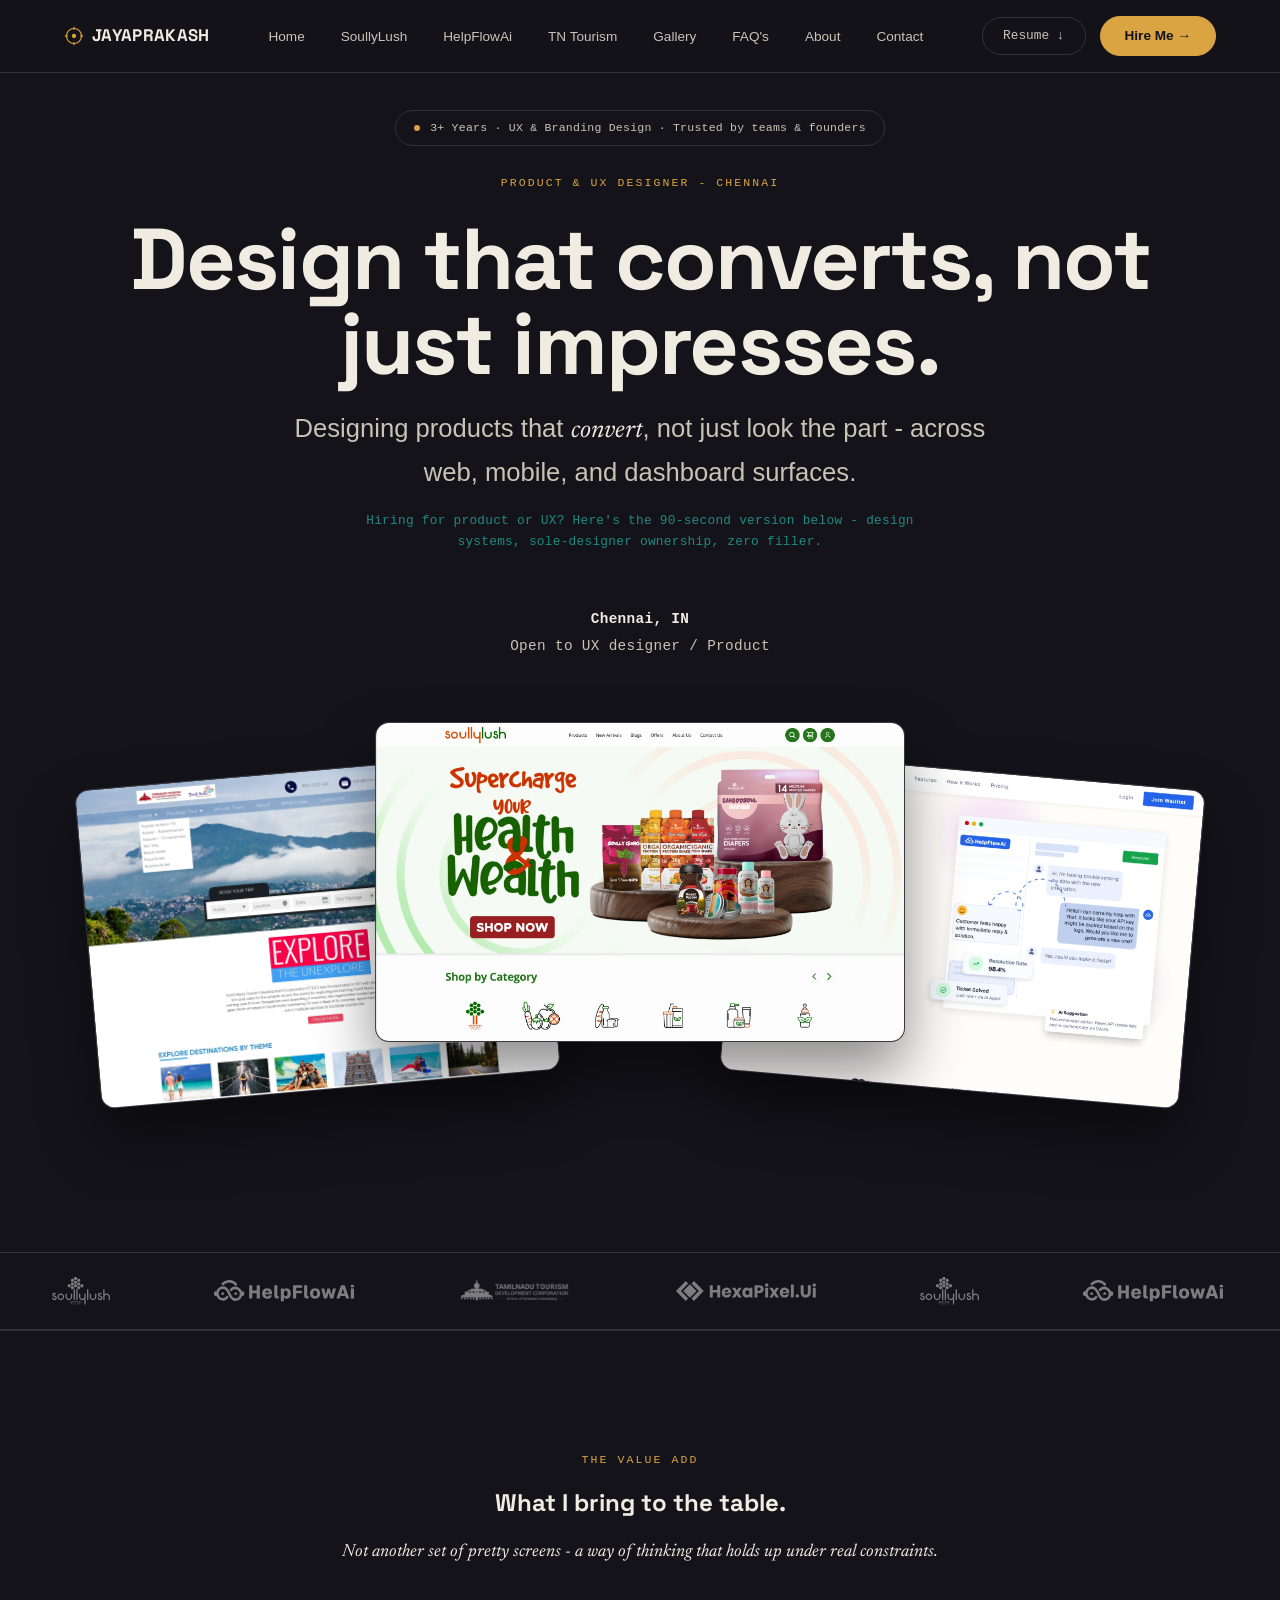
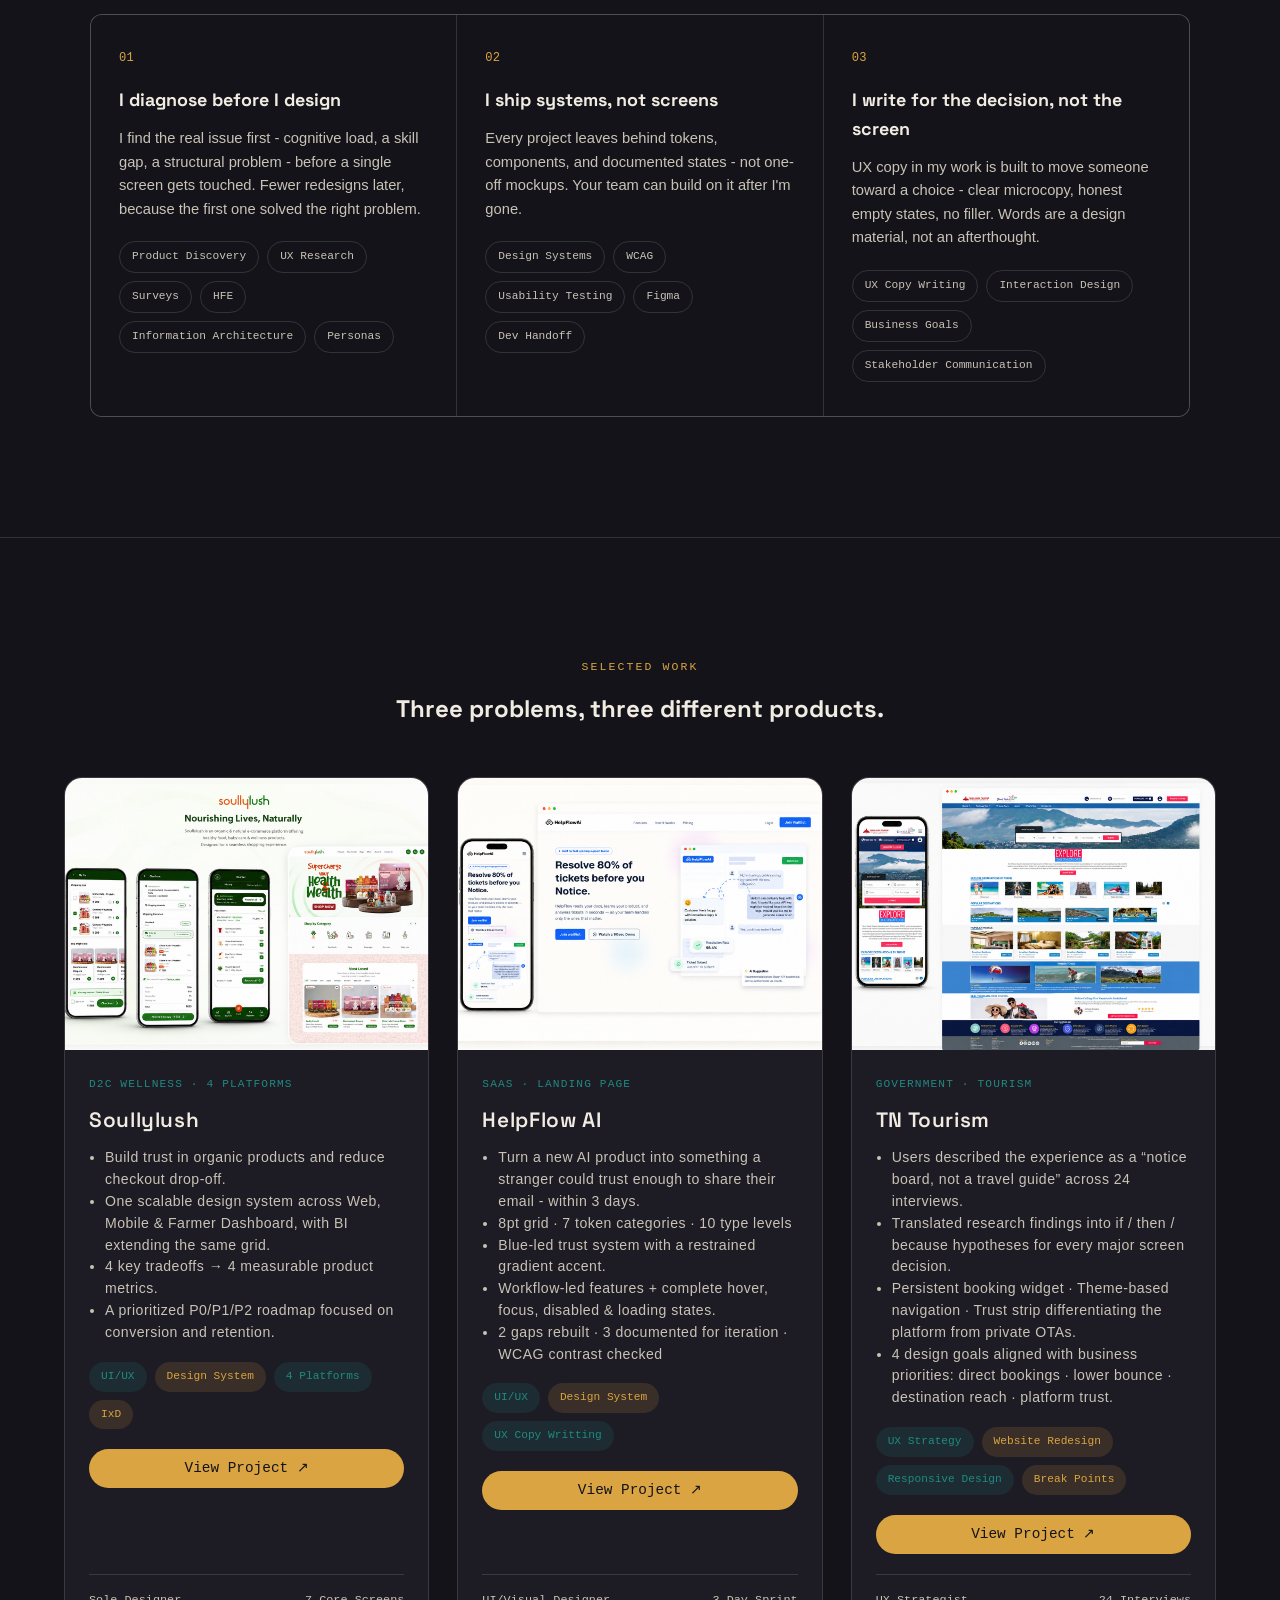
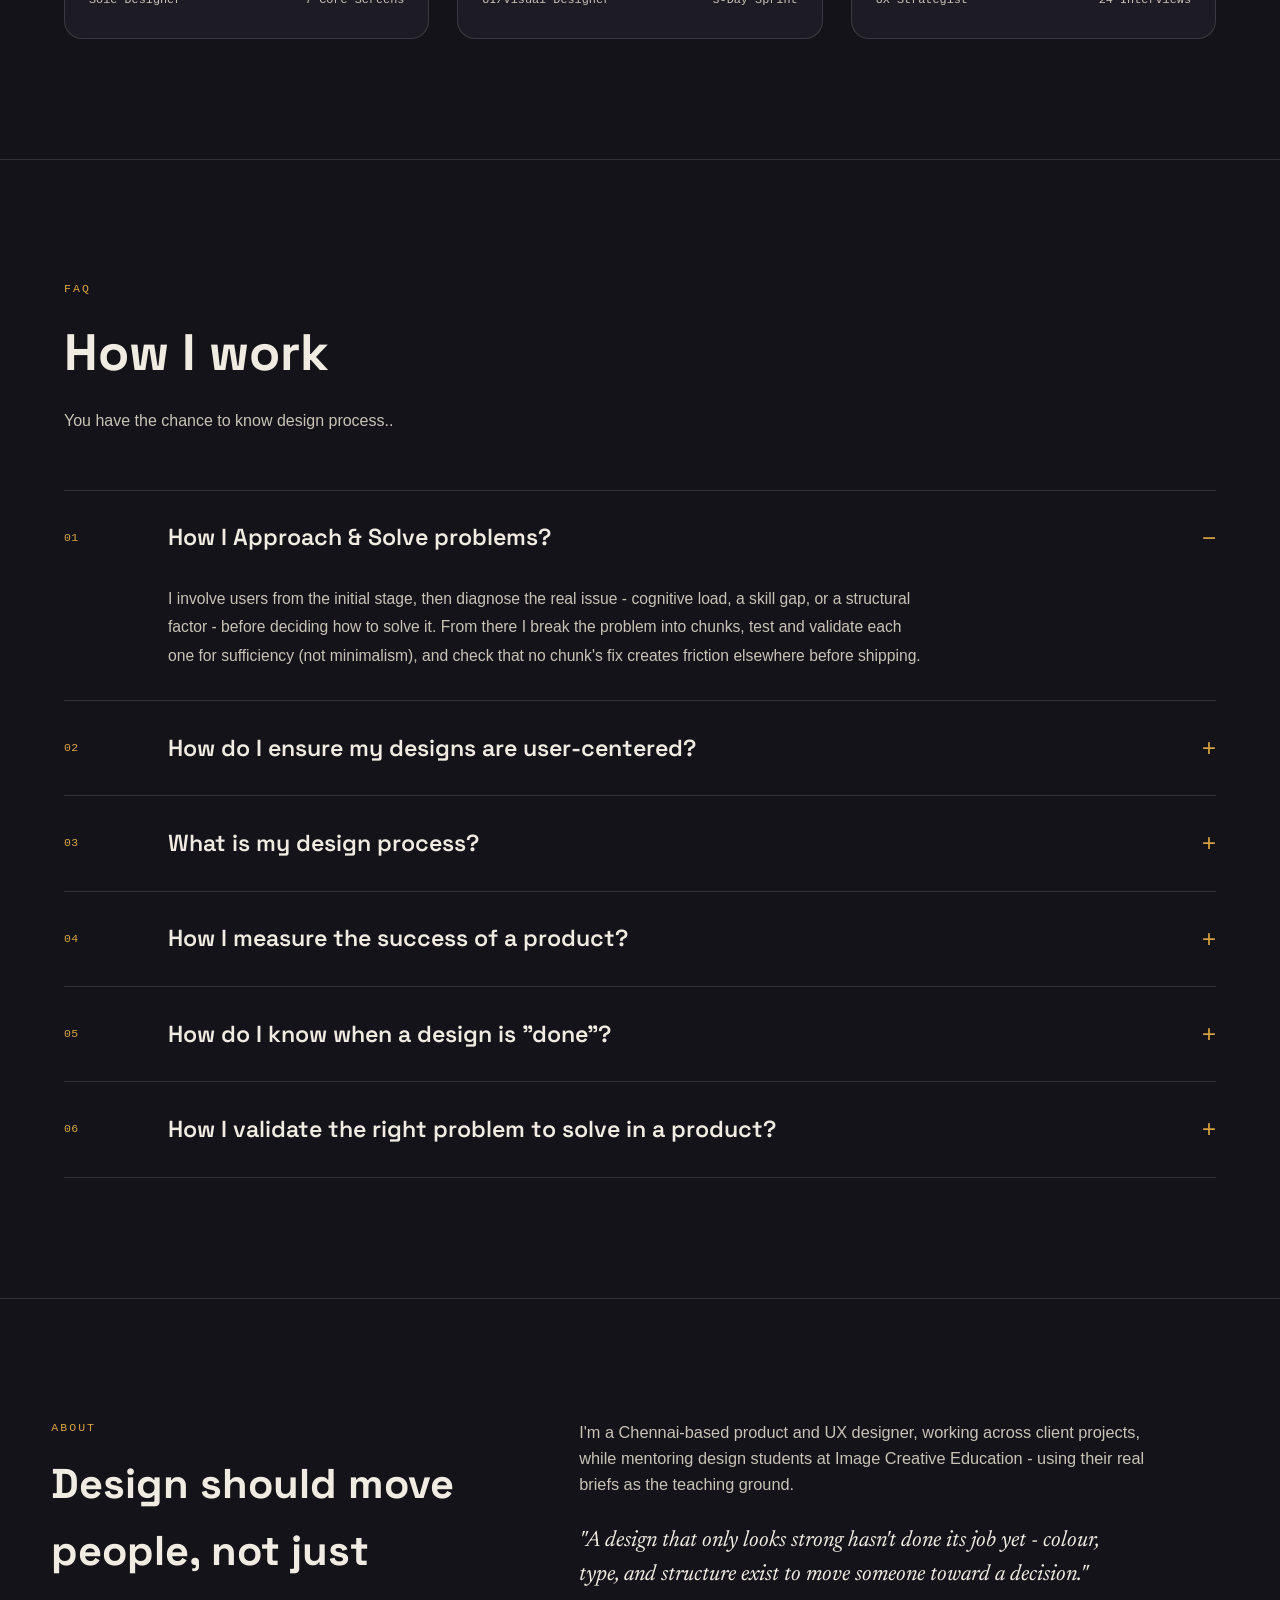
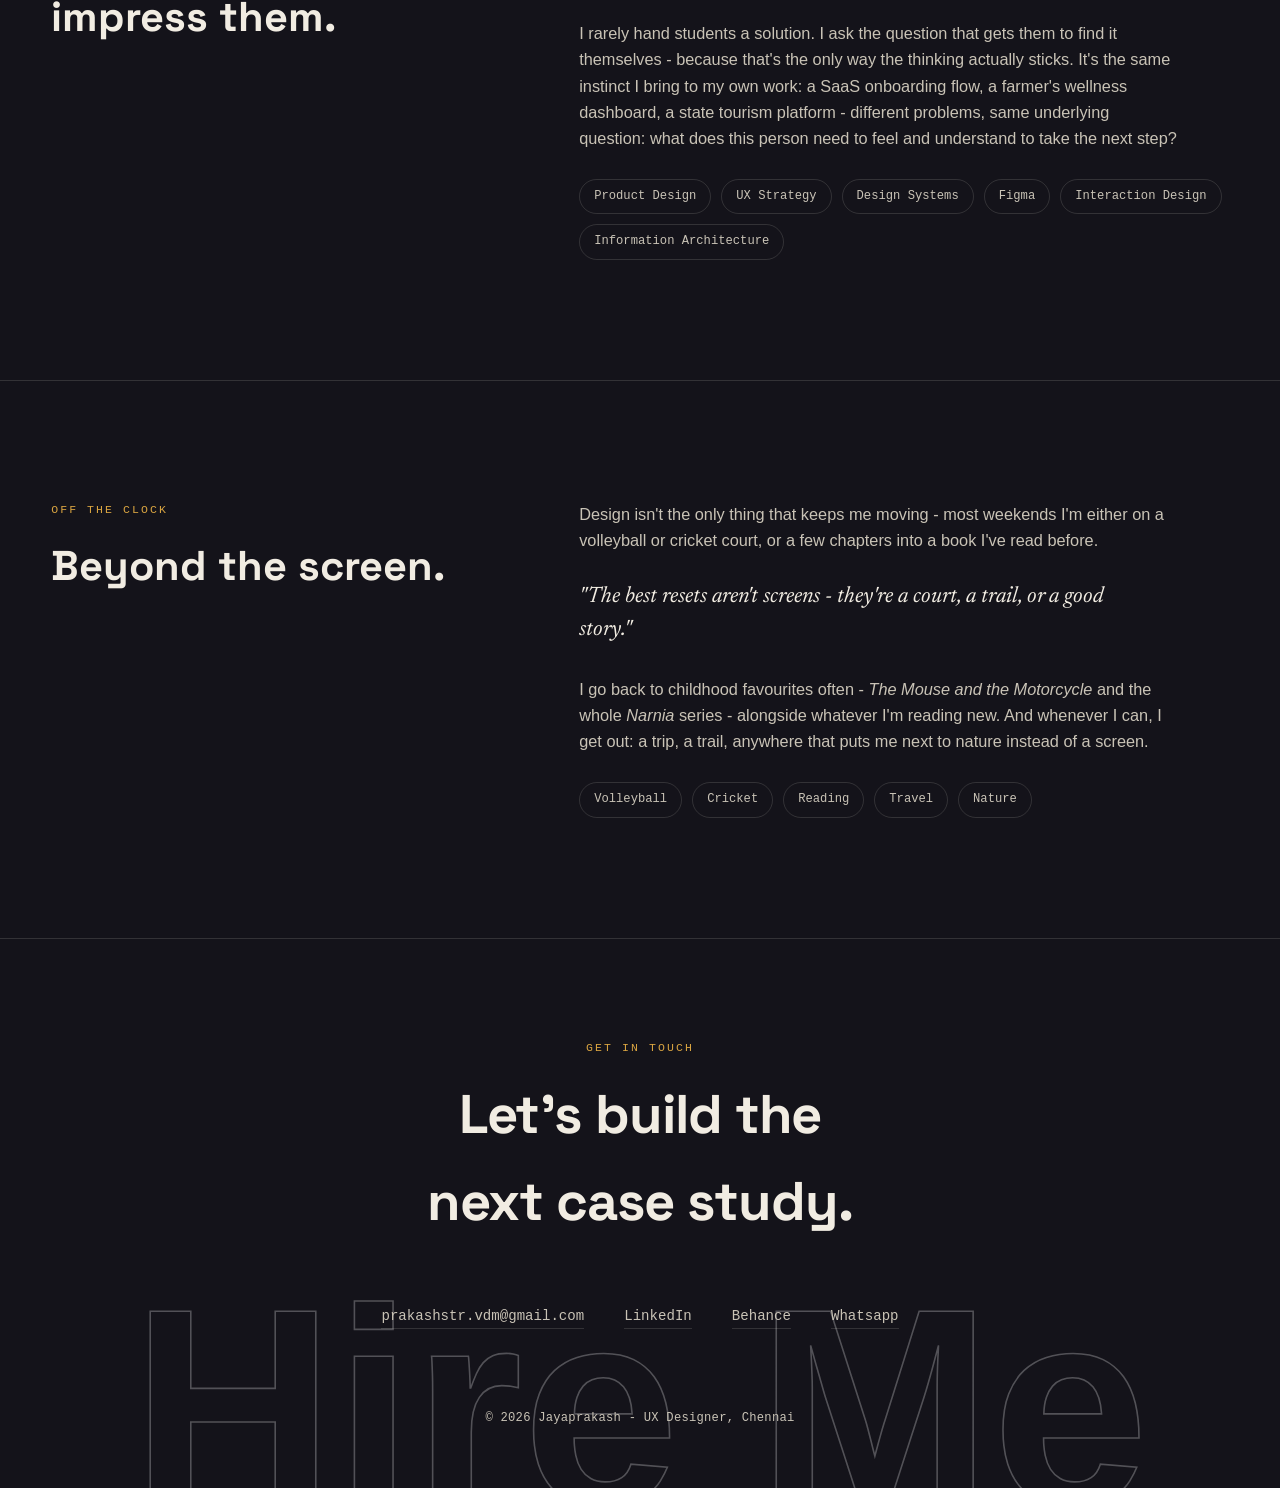
<file: index.html>
<!doctype html>
<html lang="en">
  <head>
    <meta charset="UTF-8" />
    <meta name="viewport" content="width=device-width, initial-scale=1.0" />

    <meta property="og:title" content="Jayaprakash - Product & UX Designer" />
    <meta property="og:description" content="Product design case studies: HelpFlow AI, Soullylush, and Tamil Nadu Tourism." />
    <meta property="og:image" content="https://jprakash15.github.io/jayaprakash-portfolio/assets/og-image.jpg" />
    <meta property="og:url" content="https://jprakash15.github.io/jayaprakash-portfolio/" />
    <meta property="og:type" content="website" />

    <!-- Twitter/X card -->
    <meta name="twitter:card" content="summary_large_image" />
    <meta name="twitter:title" content="Jayaprakash - Product & UX Designer" />
    <meta name="twitter:description" content="Product design case studies: HelpFlow AI, Soullylush, and Tamil Nadu Tourism." />
    <meta name="twitter:image" content="https://jprakash15.github.io/jayaprakash-portfolio/assets/og-image.jpg" />


    <title>Jayaprakash - Product & UX Designer</title>
    <link rel="preconnect" href="https://fonts.googleapis.com" />
    <link
      href="https://fonts.googleapis.com/css2?family=Space+Grotesk:wght@400;500;700&family=Newsreader:ital,wght@0,400;1,400;1,500&ffamily=Geist:ital,wght@0,100..900;1,100..900family=IBM+Plex+Mono:wght@400;500&display=swap"
      rel="stylesheet"
    />
    <link rel="stylesheet" href="./style.css">
    
  </head>
  <body>
    <header>
      <div class="logo">
        <svg
          viewBox="0 0 24 24"
          fill="none"
          stroke="#d9a441"
          stroke-width="1.4"
        >
          <circle cx="12" cy="12" r="9" />
          <circle cx="12" cy="12" r="2.6" fill="#d9a441" stroke="none" />
          <line x1="12" y1="1" x2="12" y2="4.5" />
          <line x1="12" y1="19.5" x2="12" y2="23" />
          <line x1="1" y1="12" x2="4.5" y2="12" />
          <line x1="19.5" y1="12" x2="23" y2="12" />
        </svg>
        JAYAPRAKASH
      </div>
      <nav id="siteNav">
        <ul>
          <li><a href="#">Home</a></li>
          <li><a href="./soullylush/soullylush-case-study.html">SoullyLush</a></li>
          <li><a href="./helpflow/HelpFlowAI-case-study.html">HelpFlowAi</a></li>
          <li><a href="./ttdc/tn-tourism-case-study.html">TN Tourism</a></li>
          <li><a href="./gallery/gallery.html">Gallery</a></li>
          <li><a href="#faq">FAQ's</a></li>
          <li><a href="#about">About</a></li>
          <li><a href="#contact">Contact</a></li>
        </ul>
      </nav>
      <div class="nav-cta">
        <a class="btn-resume" target="_blank" href="./assets/Jayaprakash UX designer.pdf" download>
          Resume ↓
        </a>
        <a class="btn-hire" href="#contact"> Hire Me → </a>
        <button
          class="nav-toggle"
          id="navToggle"
          aria-label="Toggle navigation"
          aria-expanded="false"
        >
          <span></span><span></span><span></span>
        </button>
      </div>
    </header>

    <section class="hero">
      <span class="trust-line mono"
        ><span class="dot"></span>3+ Years · UX &amp; Branding Design ·
        Trusted by teams &amp; founders</span
      >
      <p class="hero-eyebrow mono">Product &amp; UX Designer - Chennai</p>
      <h1 class="display">Design that converts, not just impresses. </h1>
      <p class="role">
        Designing products that <em>convert</em>, not just look the part -
        across web, mobile, and dashboard surfaces.
      </p>
      <p class="hr-note mono">
        Hiring for product or UX? Here's the 90-second version below -
        design systems, sole-designer ownership, zero filler.
      </p>
      <div class="hero-meta mono">
        <div><strong>Chennai, IN</strong>Open to UX designer / Product</div>
      </div>

      <div class="hero-visual">
        <div class="stack-img img-1">
          <img src="./assets/ttdc-finalui.webp" alt="Tamil Nadu Tourism redesign" />
        </div>
        <div class="stack-img img-2">
          <img src="./assets/soullylush-landing-home-page.webp" alt="Soullylush storefront" />
        </div>
        <div class="stack-img img-3">
          <img src="./assets/helpflowai-landingpage.webp" alt="HelpFlow AI landing page" />
        </div>
        
      </div>
    </section>

    <section class="marquee-section reveal">
      <div class="marquee-track">
        <span class="m-item"><img src="./assets/logo/soullylush.svg" alt="Soullylush" /></span>
        <span class="m-item"><img src="./assets/logo/helpflowai.svg" alt="HelpFlow AI" /></span>
        <span class="m-item"><img src="./assets/logo/tnt.svg" alt="TN Tourism Dept." /></span>
        <span class="m-item"><img src="./assets/logo/hexapixel.ui.svg" alt="hexapixel.ui" /></span>
        <span class="m-item"><img src="./assets/logo/soullylush.svg" alt="Soullylush" /></span>
        <span class="m-item"><img src="./assets/logo/helpflowai.svg" alt="HelpFlow AI" /></span>
        <span class="m-item"><img src="./assets/logo/tnt.svg" alt="TN Tourism Dept." /></span>
        <span class="m-item"><img src="./assets/logo/hexapixel.ui.svg" alt="hexapixel.ui" /></span>
      </div>
    </section>

    <section class="value-section">
      <div class="value-head reveal">
        <p class="sheet-label mono">The Value Add</p>
        <h2 class="display">What I bring to the table.</h2>
        <p class="subline accent-italic">
          Not another set of pretty screens - a way of thinking that holds up
          under real constraints.
        </p>
      </div>
      <div class="value-grid reveal">
        <div class="value-card">
          <span class="v-num mono">01</span>
          <h3 class="display">I diagnose before I design</h3>
          <p>
            I find the real issue first - cognitive load, a skill gap, a
            structural problem - before a single screen gets touched. Fewer
            redesigns later, because the first one solved the right problem.
          </p>
          <div class="chips">
            <span>Product Discovery</span>
            <span>UX Research</span>
            <span>Surveys</span>
            <span>HFE</span>
            <span>Information Architecture</span>
            <span>Personas</span>
          </div>
        </div>
        <div class="value-card">
          <span class="v-num mono">02</span>
          <h3 class="display">I ship systems, not screens</h3>
          <p>
            Every project leaves behind tokens, components, and documented
            states - not one-off mockups. Your team can build on it after I'm
            gone.
          </p>
          <div class="chips">
            <span>Design Systems</span>
            <span>WCAG</span>
            <span>Usability Testing</span>
            <span>Figma</span>
            <span>Dev Handoff</span>
          </div>
        </div>
        <div class="value-card">
          <span class="v-num mono">03</span>
          <h3 class="display">I write for the decision, not the screen</h3>
          <p>
            UX copy in my work is built to move someone toward a choice -
            clear microcopy, honest empty states, no filler. Words are a
            design material, not an afterthought.
          </p>
          <div class="chips">
            <span>UX Copy Writing</span>
            <span>Interaction Design</span>
            <span>Business Goals</span>
            <span>Stakeholder Communication</span>
          </div>
        </div>
      </div>
    </section>

    <section class="project-section" id="work">
      <div class="value-head reveal" style="margin-bottom: 0;">
        <p class="sheet-label mono">Selected Work</p>
        <h2 class="display">Three problems, three different products.</h2>
      </div>
      <div class="project-grid">
        <a class="project-card reveal" href="./soullylush/soullylush-case-study.html">
          <div class="cover">
            <img src="./assets/soullylush-mockup.jpg" alt="Soullylush" />
          </div>
          <div class="p-body">
            <span class="p-cat">D2C Wellness · 4 Platforms</span>
            <h3 class="display">Soullylush</h3>
              <ul class="p-desc">
              <li>
                Build trust in organic products and reduce checkout drop-off.
              </li>
              <li>
                One scalable design system across Web, Mobile & Farmer Dashboard, with BI extending the same grid.
              </li>
              <li>4 key tradeoffs → 4 measurable product metrics.</li>
              <li>A prioritized P0/P1/P2 roadmap focused on conversion and retention.</li>
            </ul>
            <div class="pill-row">
              <span class="p-blue">UI/UX</span>
              <span class="p-gold">Design System</span>
              <span class="p-blue">4 Platforms</span>
              <span class="p-gold">IxD</span>
            </div>
            <span class="p-view">View Project ↗</span>
            <div class="p-meta">
              <span>Sole Designer</span>
              <span>7 Core Screens</span>
            </div>
          </div>
        </a>
        <a class="project-card reveal" href="./helpflow/HelpFlowAI-case-study.html">
          <div class="cover">
            <img src="./assets/helpflowai-mockup.jpg" alt="HelpFlow AI" />
          </div>
          <div class="p-body">
            <span class="p-cat">SaaS · Landing Page</span>
            <h3 class="display">HelpFlow AI</h3>
            <ul class="p-desc">
              <li>
                Turn a new AI product into something a stranger could trust enough to share their email - within 3 days.
              </li>
              <li>
                8pt grid · 7 token categories · 10 type levels
              </li>
              <li>Blue-led trust system with a restrained gradient accent.</li>
              <li>Workflow-led features + complete hover, focus, disabled & loading states.</li>
              <li>2 gaps rebuilt · 3 documented for iteration · WCAG contrast checked</li>
            </ul>
            <div class="pill-row">
              <span class="p-blue">UI/UX</span>
              <span class="p-gold">Design System</span>
              <span class="p-blue">UX Copy Writting</span>
            </div>
            <span class="p-view">View Project ↗</span>
            <div class="p-meta">
              <span>UI/Visual Designer</span>
              <span>3-Day Sprint</span>
            </div>
          </div>
        </a>
        <a class="project-card reveal" href="./ttdc/tn-tourism-case-study.html">
          <div class="cover">
            <img src="./assets/tnt-mockup.jpg" alt="Tamil Nadu Tourism" />
          </div>
          <div class="p-body">
            <span class="p-cat">Government · Tourism</span>
            <h3 class="display">TN Tourism</h3>
            <ul class="p-desc">
              <li>
                Users described the experience as a “notice board, not a travel guide” across 24 interviews.
              </li>
              <li>
                Translated research findings into if / then / because hypotheses for every major screen decision.
              </li>
              <li>Persistent booking widget · Theme-based navigation · Trust strip differentiating the platform from private OTAs.</li>
              <li>4 design goals aligned with business priorities: direct bookings · lower bounce · destination reach · platform trust.</li>
            </ul>
            <div class="pill-row">
              <span class="p-blue">UX Strategy</span>
              <span class="p-gold">Website Redesign</span>
              <span class="p-blue">Responsive Design</span>
              <span class="p-gold">Break Points</span>
            </div>
            <span class="p-view">View Project ↗</span>
            <div class="p-meta">
              <span>UX Strategist</span>
              <span>24 Interviews</span>
            </div>
          </div>
        </a>
      </div>
    </section>

    <!-- ===================== FAQ ===================== -->
    <section class="faq" id="faq">
      <div class="faq-head reveal">
        <p class="sheet-label mono">FAQ</p>
        <h2 class="display">How I work</h2>
        <p class="faq-sub">
          You have the chance to know design process..
        </p>
      </div>

      <div class="faq-list reveal">
        <details class="faq-item" open>
          <summary>
            <span class="faq-number mono">01</span>
            <span class="faq-question display"
              >How I Approach & Solve problems?</span
            >
          </summary>
          <div class="faq-answer">
            I involve users from the initial stage, then diagnose the real issue
            - cognitive load, a skill gap, or a structural factor - before
            deciding how to solve it. From there I break the problem into
            chunks, test and validate each one for sufficiency (not minimalism),
            and check that no chunk's fix creates friction elsewhere before
            shipping.
          </div>
        </details>

        <details class="faq-item">
          <summary>
            <span class="faq-number mono">02</span>
            <span class="faq-question display"
              >How do I ensure my designs are user-centered?</span
            >
          </summary>
          <div class="faq-answer">
            <p>
  User-centered isn't a phase, it's a check I run against every decision. I measure success against actual behavior, not just what people say in interviews or surveys - intent and action often disagree. I also test for cross-audience interference: a fix that helps one user group can quietly create friction for another, so nothing ships until I've checked it against both.
</p>
          </div>
        </details>

        <details class="faq-item">
          <summary>
            <span class="faq-number mono">03</span>
            <span class="faq-question display">What is my design process?</span>
          </summary>
          <div class="faq-answer">
            I scale my process to the project, not the reverse. Lean UX for
            low-risk work. Double Diamond or Design Thinking for medium
            complexity. My full diagnostic process -> chunking, sequencing,
            interference-checks -> for high-stakes, multi-audience problems. The
            rigor matches what the problem demands, not a fixed ritual.
          </div>
        </details>

        <details class="faq-item">
          <summary>
            <span class="faq-number mono">04</span>
            <span class="faq-question display"
              >How I measure the success of a product?</span
            >
          </summary>
          <div class="faq-answer">
            I measure a product's success through KPIs - conversion rate, task
            completion rate, user retention - combined with usability testing
            reports and direct user feedback. But I keep in mind that people
            don't always do what they say, so I never rely on stated feedback
            alone. I cross-check it against actual behavior - what users
            complete, drop off from, or return to - because that gap between
            what people say and what they do is often where the real insight is.
            Ultimately, a product is only successful if it aligns with business
            goals while delivering a seamless user experience - one without the
            other isn't success.
          </div>
        </details>

        <details class="faq-item">
          <summary>
            <span class="faq-number mono">05</span>
            <span class="faq-question display"
              >How do I know when a design is "done"?</span
            >
          </summary>
          <div class="faq-answer">
            A design is done when each part of it resolves the specific problem
            it was meant to solve - not when it looks finished. If a chunk still
            shows friction for a user or doesn't move the metric it was meant to
            move, it's not done, regardless of visual polish.
          </div>
        </details>

        <details class="faq-item">
          <summary>
            <span class="faq-number mono">06</span>
            <span class="faq-question display"
              >How I validate the right problem to solve in a product?</span
            >
          </summary>
          <div class="faq-answer">
            Validating the right problem means looking past the UI. A product's
            real issue can live in taxonomy or UX writing, in a broken user
            flow, or in a mismatch between the product and how actual users
            behave - not just how it looks. I validate this through reports and
            behavioral data - task completion, drop-offs, conversion patterns -
            mapped against what users are actually doing, not just what they
            say. If a product fails to convert, that's rarely a visual problem;
            it's usually a sign the flow doesn't match real user behavior, and
            that's where I look first before touching any screen.
          </div>
        </details>
      </div>
    </section>

    <section class="about" id="about">
      <div class="reveal">
        <p class="sheet-label mono">About</p>
        <h2 class="display">
          Design should move people, not just impress them.
        </h2>
      </div>
      <div class="about-body reveal">
        <p>
          I'm a Chennai-based product and UX designer, working across client
          projects, while mentoring design students at Image Creative Education
          - using their real briefs as the teaching ground.
        </p>
        <p class="quote">
          "A design that only looks strong hasn't done its job yet - colour,
          type, and structure exist to move someone toward a decision."
        </p>
        <p>
          I rarely hand students a solution. I ask the question that gets them
          to find it themselves - because that's the only way the thinking
          actually sticks. It's the same instinct I bring to my own work: a SaaS
          onboarding flow, a farmer's wellness dashboard, a state tourism
          platform - different problems, same underlying question: what does
          this person need to feel and understand to take the next step?
        </p>
        <div class="tags">
          <span>Product Design</span>
          <span>UX Strategy</span>
          <span>Design Systems</span>
          <span>Figma</span>
          <span>Interaction Design</span>
          <span>Information Architecture</span>
        </div>
      </div>
    </section>

    <section class="about" id="hobbies">
  <div class="reveal">
    <p class="sheet-label mono">Off the Clock</p>
    <h2 class="display">Beyond the screen.</h2>
  </div>
  <div class="about-body reveal">
    <p>
      Design isn't the only thing that keeps me moving - most weekends I'm
      either on a volleyball or cricket court, or a few chapters into a book
      I've read before.
    </p>
    <p class="quote">
      "The best resets aren't screens - they're a court, a trail, or a good story."
    </p>
    <p>
      I go back to childhood favourites often - <em>The Mouse and the Motorcycle</em>
      and the whole <em>Narnia</em> series - alongside whatever I'm reading new.
      And whenever I can, I get out: a trip, a trail, anywhere that puts me
      next to nature instead of a screen.
    </p>
    <div class="tags">
      <span>Volleyball</span>
      <span>Cricket</span>
      <span>Reading</span>
      <span>Travel</span>
      <span>Nature</span>
    </div>
  </div>
</section>

    <footer id="contact">
      <div class="footer-bg-text" aria-hidden="true">Hire Me</div>
      <div class="reveal">
        <p class="sheet-label mono">Get in touch</p>
        <h2 class="display">Let's build the<br />next case study.</h2>
      </div>
      <div class="footer-links reveal">
        <a href="mailto:prakashstr.vdm@gmail.com">prakashstr.vdm@gmail.com</a>
        <a
          href="https://linkedin.com/in/devesign-jay"
          target="_blank"
          rel="noopener"
          >LinkedIn</a
        >
        <a
          href="https://behance.net/pako_prakash"
          target="_blank"
          rel="noopener"
          >Behance</a
        >
        <a
          href="https://wa.me/+917397571246"
          target="_blank"
          rel="noopener"
          >Whatsapp</a
        >
      </div>
      <p class="copyright mono">
        © 2026 Jayaprakash - UX Designer, Chennai
      </p>
    </footer>

    <script>
      const reveals = document.querySelectorAll(".reveal");
      const io = new IntersectionObserver(
        (entries) => {
          entries.forEach((e) => {
            if (e.isIntersecting) {
              e.target.classList.add("in");
              io.unobserve(e.target);
            }
          });
        },
        { threshold: 0.12 },
      );
      reveals.forEach((el) => io.observe(el));

      // Mobile nav toggle
      const navToggle = document.getElementById("navToggle");
      const siteNav = document.getElementById("siteNav");
      if (navToggle && siteNav) {
        navToggle.addEventListener("click", () => {
          const isOpen = siteNav.classList.toggle("open");
          navToggle.setAttribute("aria-expanded", isOpen ? "true" : "false");
        });
        siteNav.querySelectorAll("a").forEach((link) => {
          link.addEventListener("click", () => {
            siteNav.classList.remove("open");
            navToggle.setAttribute("aria-expanded", "false");
          });
        });
      }
    </script>
  </body>
</html>
</file>
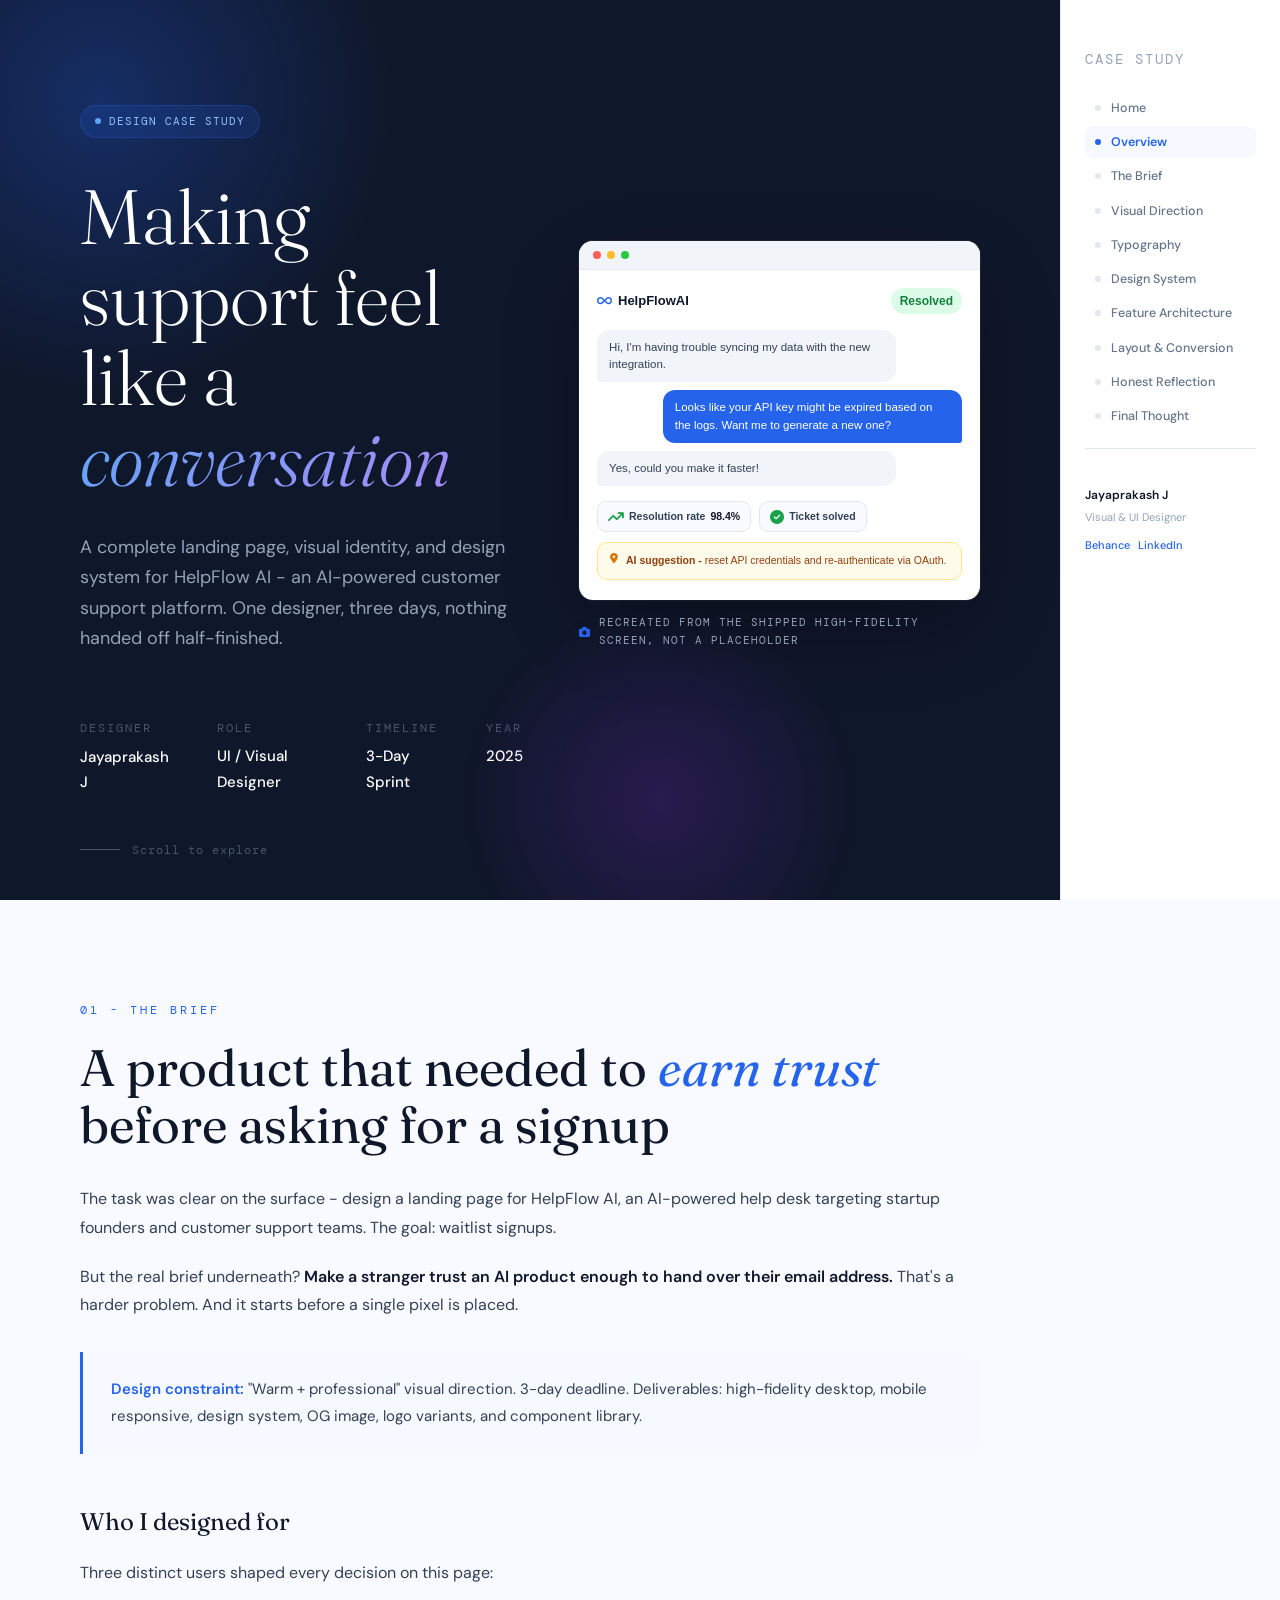
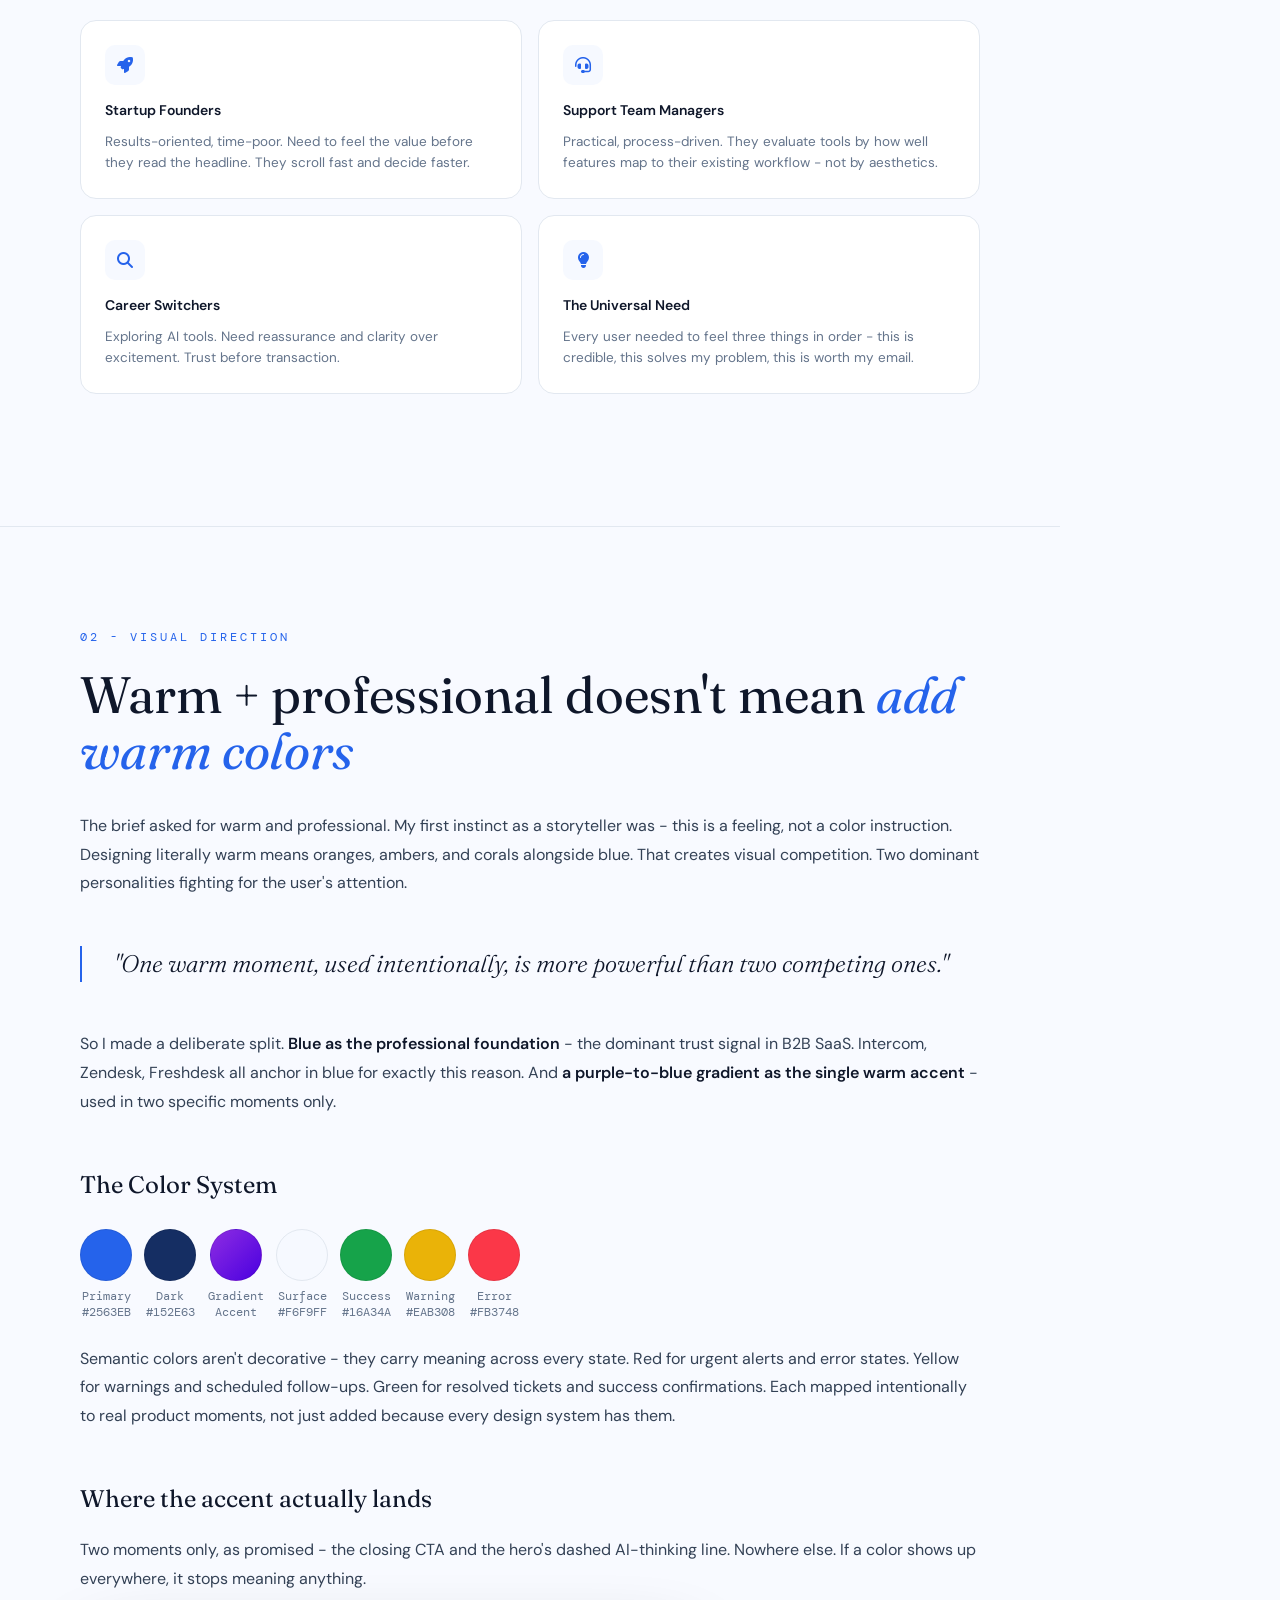
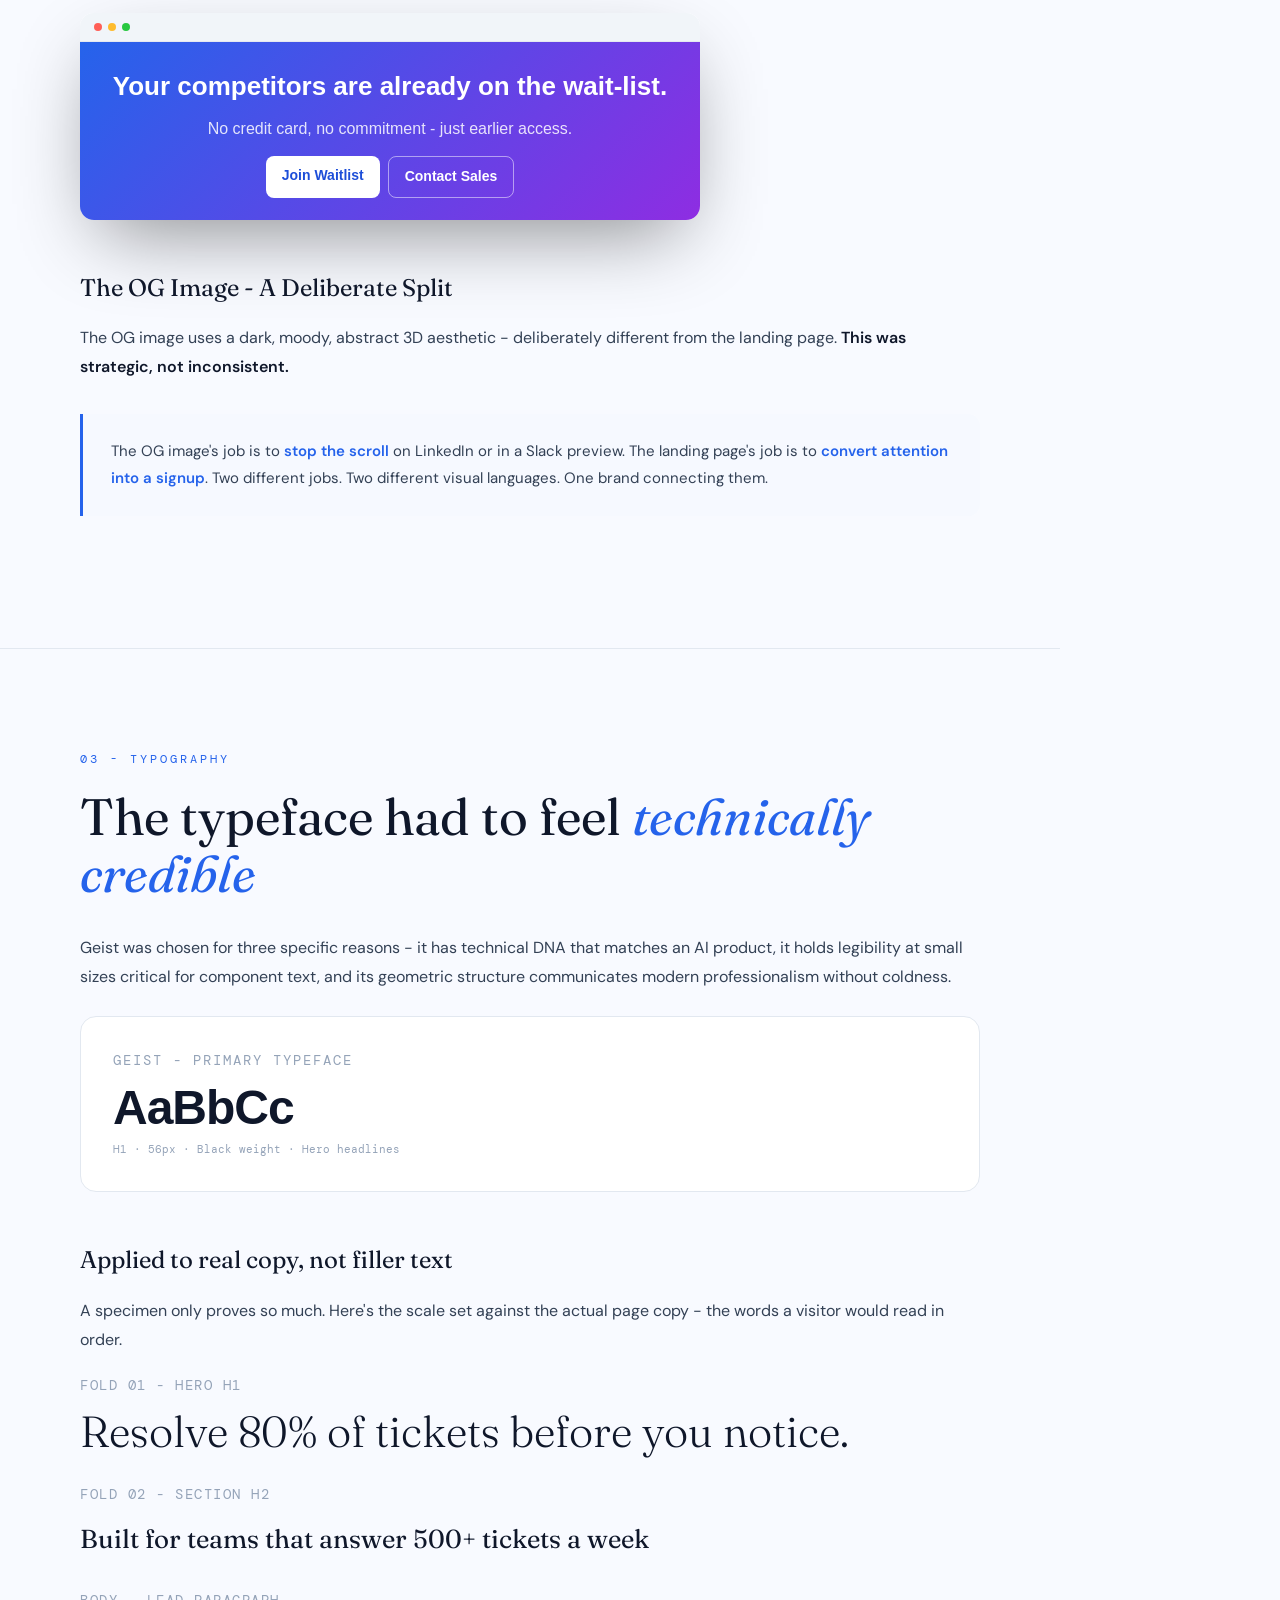
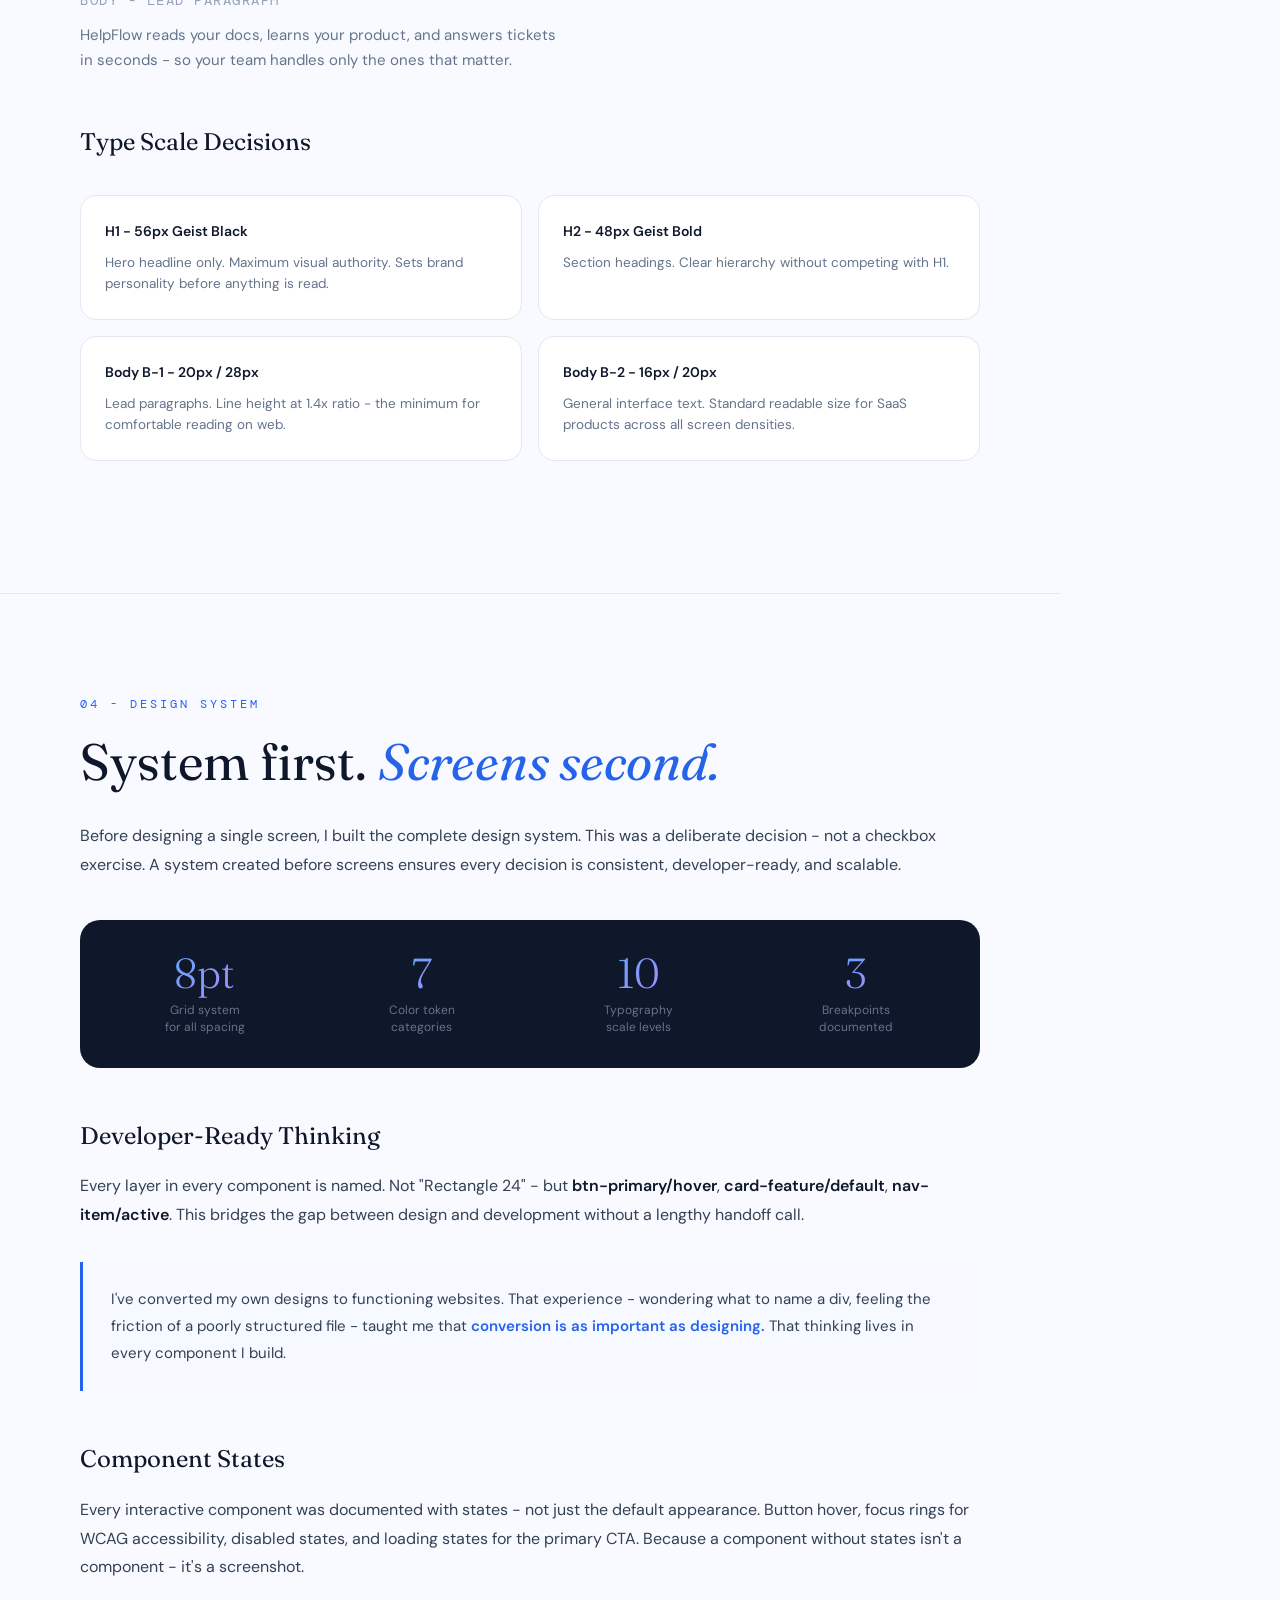
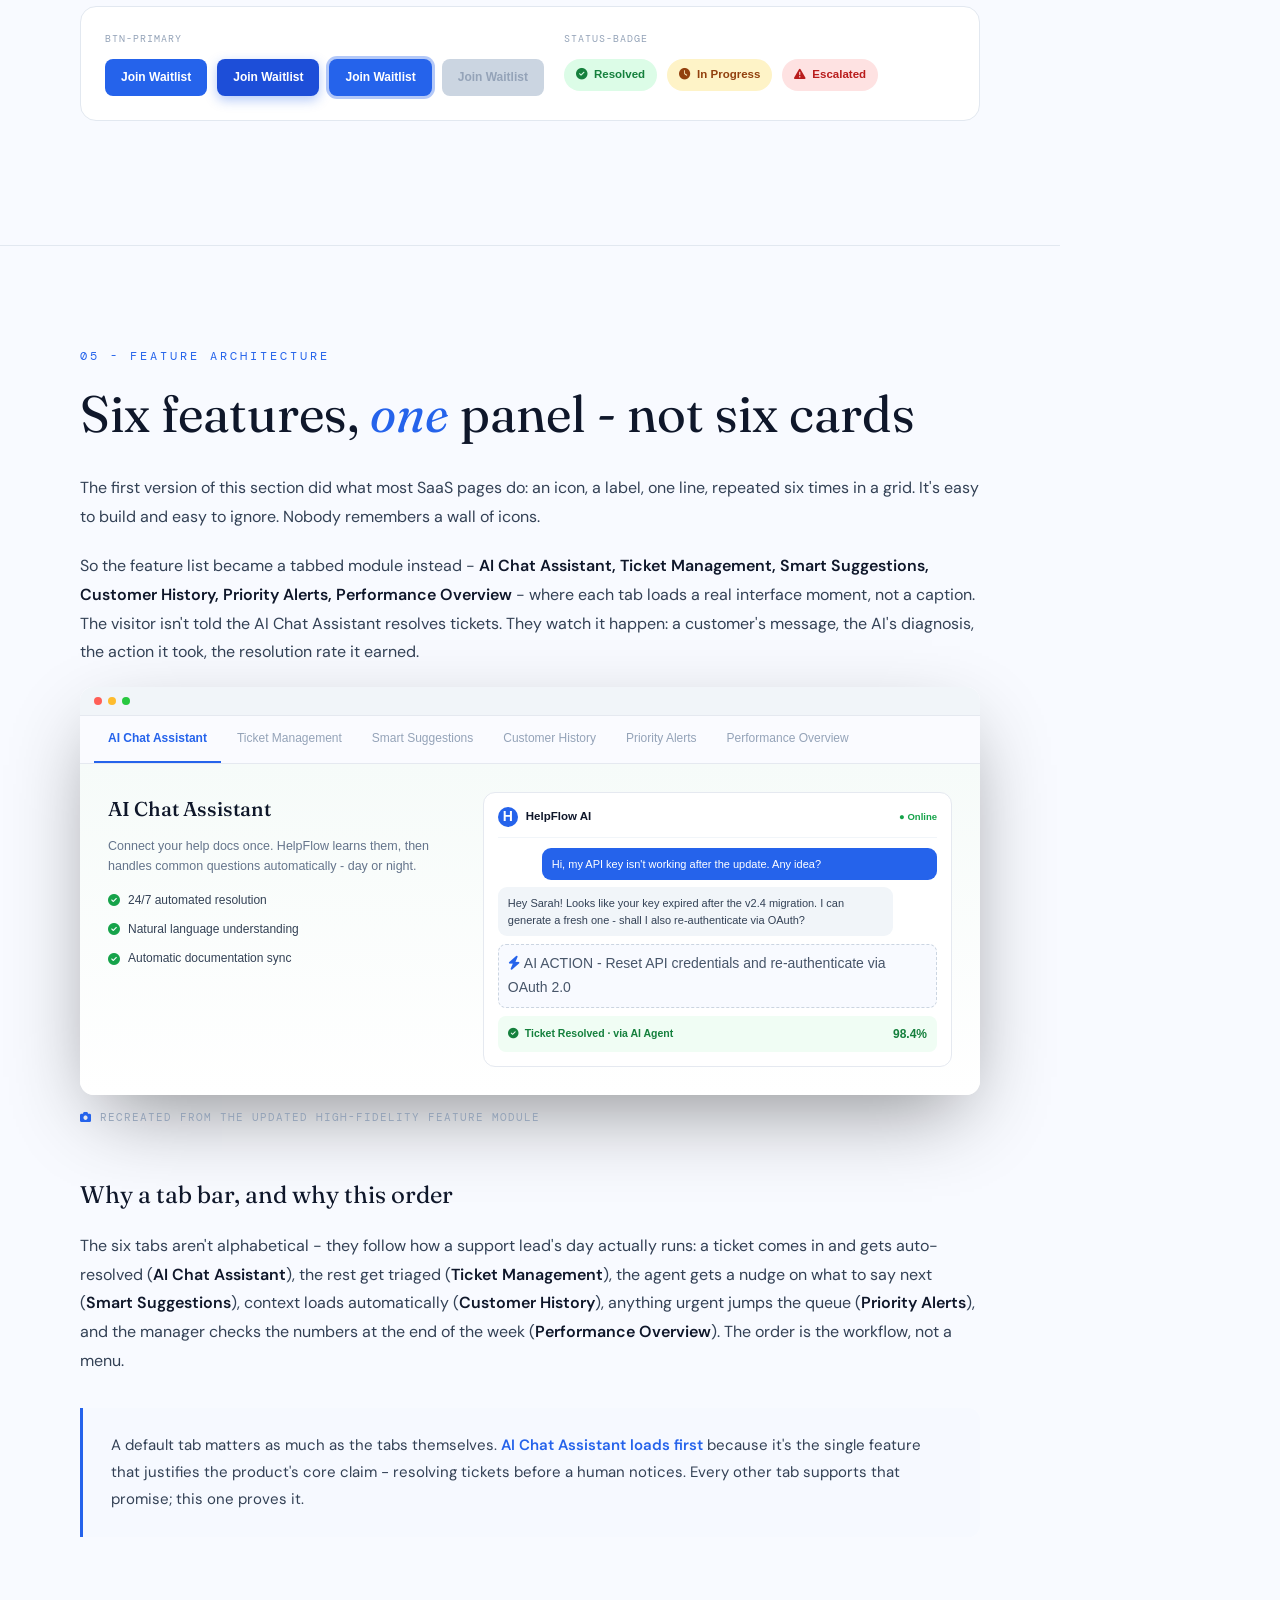
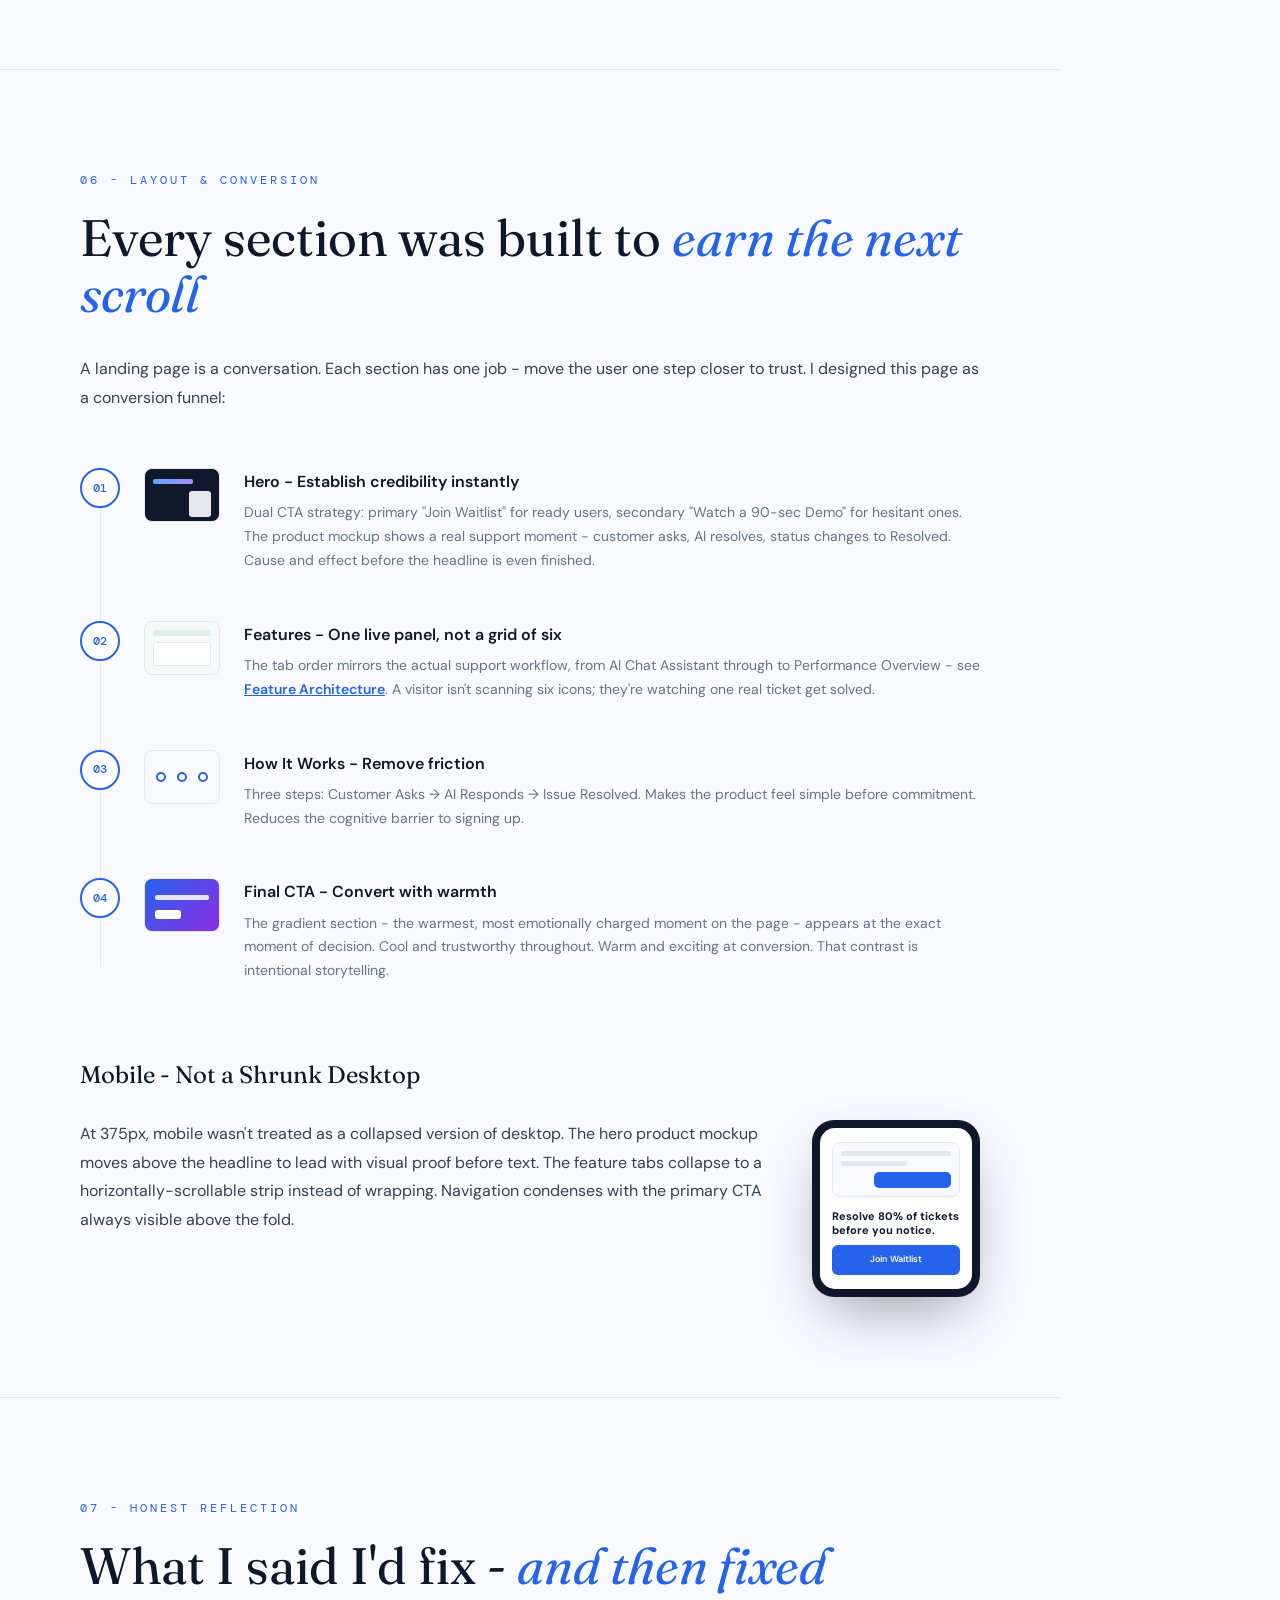
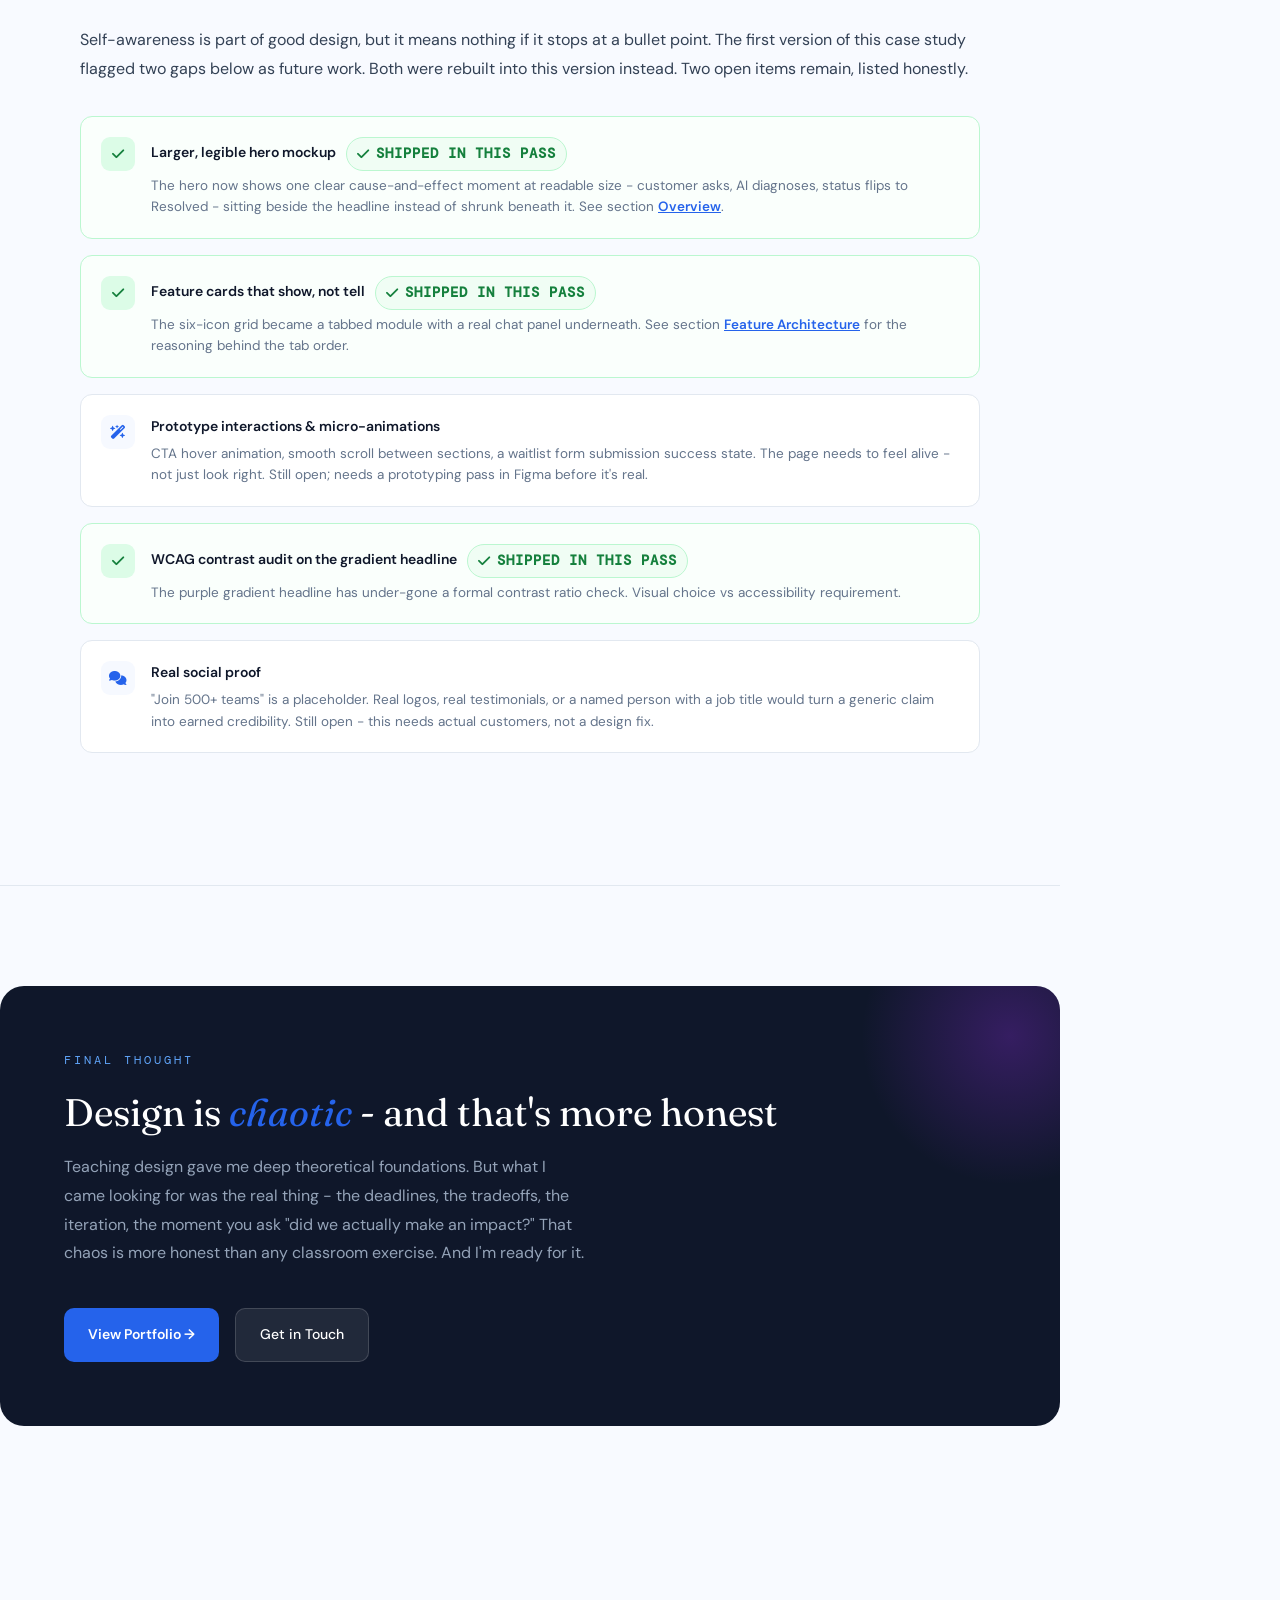
<file: helpflow/HelpFlowAI-case-study.html>
<!doctype html>
<html lang="en">
  <head>
    <meta charset="UTF-8" />
    <meta name="viewport" content="width=device-width, initial-scale=1.0" />
    <title>HelpFlow AI - Design Case Study by Jayaprakash J</title>
    <link rel="preconnect" href="https://fonts.googleapis.com" />
    <link
      href="https://fonts.googleapis.com/css2?family=Fraunces:ital,wght@0,300;0,400;0,700;1,300;1,400&family=DM+Sans:wght@300;400;500;600&family=DM+Mono:wght@400;500&display=swap"
      rel="stylesheet"
    />
    <link
      rel="stylesheet"
      href="https://cdnjs.cloudflare.com/ajax/libs/font-awesome/6.5.1/css/all.min.css"
    />
    <style>
      :root {
        --blue: #2563eb;
        --blue-light: #cbe0ff;
        --blue-dark: #152e63;
        --purple: #8e2de2;
        --dark: #0f172a;
        --mid: #334155;
        --soft: #64748b;
        --muted: #94a3b8;
        --bg: #f8faff;
        --white: #ffffff;
        --border: #e2e8f0;
        --accent: #f6f9ff;
        --nav-width: 220px;
        --content-max: 1260px;
      }

      * {
        margin: 0;
        padding: 0;
        box-sizing: border-box;
      }

      html {
        scroll-behavior: smooth;
      }

      body {
        font-family: "DM Sans", sans-serif;
        background: var(--bg);
        color: var(--dark);
        line-height: 1.7;
        overflow-x: hidden;
      }

      /* ── LAYOUT ─────────────────────────────── */
      .layout {
        display: flex;
        min-height: 100vh;
        position: relative;
      }

      .main-content {
        flex: 1;
        max-width: calc(100% - var(--nav-width));
        padding: 0 0 120px 0;
      }

      /* ── RIGHT NAV ───────────────────────────── */
      .side-nav {
        width: var(--nav-width);
        position: fixed;
        right: 0;
        top: 0;
        height: 100vh;
        padding: 48px 24px;
        border-left: 1px solid var(--border);
        background: var(--white);
        overflow-y: auto;
        z-index: 100;
      }

      .side-nav .nav-label {
        font-family: "DM Mono", monospace;
        font-size: 14px;
        letter-spacing: 2px;
        text-transform: uppercase;
        color: var(--muted);
        margin-bottom: 20px;
        display: block;
      }

      .side-nav ul {
        list-style: none;
        display: flex;
        flex-direction: column;
        gap: 2px;
      }

      .side-nav ul li a {
        display: flex;
        align-items: center;
        gap: 10px;
        padding: 8px 10px;
        border-radius: 8px;
        text-decoration: none;
        font-size: 12.5px;
        font-weight: 500;
        color: var(--soft);
        transition: all 0.2s ease;
        line-height: 1.3;
      }

      .side-nav ul li a .dot {
        width: 6px;
        height: 6px;
        border-radius: 50%;
        background: var(--border);
        flex-shrink: 0;
        transition: all 0.2s ease;
      }

      .side-nav ul li a:hover {
        background: var(--accent);
        color: var(--blue);
      }

      .side-nav ul li a:hover .dot,
      .side-nav ul li a.active .dot {
        background: var(--blue);
      }

      .side-nav ul li a.active {
        background: var(--accent);
        color: var(--blue);
        font-weight: 600;
      }

      .nav-divider {
        height: 1px;
        background: var(--border);
        margin: 16px 0;
      }

      .nav-author {
        margin-top: auto;
        padding-top: 20px;
      }

      .nav-author .author-name {
        font-size: 12px;
        font-weight: 600;
        color: var(--dark);
      }

      .nav-author .author-role {
        font-size: 11px;
        color: var(--muted);
        margin-top: 2px;
      }

      .nav-author .author-links {
        display: flex;
        gap: 8px;
        margin-top: 10px;
      }

      .nav-author .author-links a {
        font-size: 11px;
        color: var(--blue);
        text-decoration: none;
        font-weight: 500;
      }

      /* ── HERO ────────────────────────────────── */
      .hero {
        min-height: 100vh;
        display: flex;
        flex-direction: column;
        justify-content: center;
        padding: 80px 80px 80px 80px;
        position: relative;
        overflow: hidden;
        background: var(--dark);
      }

      .hero::before {
        content: "";
        position: absolute;
        top: -200px;
        left: -200px;
        width: 600px;
        height: 600px;
        background: radial-gradient(
          circle,
          rgba(37, 99, 235, 0.3) 0%,
          transparent 70%
        );
        pointer-events: none;
      }

      .hero::after {
        content: "";
        position: absolute;
        bottom: -100px;
        right: 200px;
        width: 400px;
        height: 400px;
        background: radial-gradient(
          circle,
          rgba(142, 45, 226, 0.2) 0%,
          transparent 70%
        );
        pointer-events: none;
      }

      .hero-tag {
        display: inline-flex;
        align-items: center;
        gap: 8px;
        background: rgba(37, 99, 235, 0.15);
        border: 1px solid rgba(37, 99, 235, 0.3);
        border-radius: 100px;
        padding: 6px 14px;
        margin-bottom: 40px;
        width: fit-content;
        animation: fadeUp 0.6s ease both;
      }

      .hero-tag .tag-dot {
        width: 6px;
        height: 6px;
        border-radius: 50%;
        background: #60a5fa;
        animation: pulse 2s infinite;
      }

      .hero-tag span {
        font-family: "DM Mono", monospace;
        font-size: 11px;
        letter-spacing: 1px;
        color: #93c5fd;
        text-transform: uppercase;
      }

      .hero h1 {
        font-family: "Fraunces", serif;
        font-size: clamp(48px, 6vw, 88px);
        font-weight: 300;
        line-height: 1.05;
        color: var(--white);
        max-width: 700px;
        animation: fadeUp 0.6s 0.1s ease both;
      }

      .hero h1 em {
        font-style: italic;
        background: linear-gradient(135deg, #60a5fa, #a78bfa);
        -webkit-background-clip: text;
        -webkit-text-fill-color: transparent;
        background-clip: text;
      }

      .hero-sub {
        margin-top: 32px;
        font-size: 18px;
        color: #94a3b8;
        max-width: 520px;
        line-height: 1.7;
        animation: fadeUp 0.6s 0.2s ease both;
      }

      .hero-meta {
        display: flex;
        gap: 48px;
        margin-top: 64px;
        animation: fadeUp 0.6s 0.3s ease both;
      }

      .hero-meta-item .label {
        font-family: "DM Mono", monospace;
        font-size: 12px;
        letter-spacing: 2px;
        text-transform: uppercase;
        color: #475569;
        margin-bottom: 6px;
      }

      .hero-meta-item .value {
        font-size: 15px;
        font-weight: 500;
        color: var(--white);
      }

      .scroll-hint {
        position: absolute;
        bottom: 40px;
        left: 80px;
        display: flex;
        align-items: center;
        gap: 12px;
        color: #475569;
        font-size: 12px;
        font-family: "DM Mono", monospace;
        letter-spacing: 1px;
        animation: fadeUp 0.6s 0.5s ease both;
      }

      .scroll-line {
        width: 40px;
        height: 1px;
        background: #475569;
      }

      /* ── SECTIONS ────────────────────────────── */
      section {
        padding: 100px 80px;
        border-bottom: 1px solid var(--border);
        max-width: var(--content-max);
        margin: 0 auto;
        width: 100%;
      }

      .section-tag {
        font-family: "DM Mono", monospace;
        font-size: 12px;
        letter-spacing: 3px;
        text-transform: uppercase;
        color: var(--blue);
        margin-bottom: 20px;
        display: block;
      }

      h2 {
        font-family: "Fraunces", serif;
        font-size: clamp(32px, 4vw, 52px);
        font-weight: 400;
        line-height: 1.1;
        color: var(--dark);
        margin-bottom: 32px;
      }

      h2 em {
        font-style: italic;
        color: var(--blue);
      }

      h3 {
        font-family: "Fraunces", serif;
        font-size: 24px;
        font-weight: 400;
        color: var(--dark);
        margin-bottom: 16px;
        margin-top: 48px;
      }

      p {
        font-size: 16px;
        color: var(--mid);
        line-height: 1.8;
        margin-bottom: 20px;
      }

      p strong {
        color: var(--dark);
        font-weight: 600;
      }

      /* ── CALLOUT BOX ─────────────────────────── */
      .callout {
        background: var(--accent);
        border-left: 3px solid var(--blue);
        border-radius: 0 12px 12px 0;
        padding: 24px 28px;
        margin: 32px 0;
      }

      .callout p {
        margin: 0;
        font-size: 15px;
        color: var(--mid);
      }

      .callout strong {
        color: var(--blue);
      }

      /* ── QUOTE ───────────────────────────────── */
      .pull-quote {
        margin: 48px 0;
        padding: 0 0 0 32px;
        border-left: 2px solid var(--blue);
      }

      .pull-quote p {
        font-family: "Fraunces", serif;
        font-size: 24px;
        font-weight: 300;
        font-style: italic;
        color: var(--dark);
        line-height: 1.5;
        margin: 0;
      }

      /* ── DECISION CARDS ──────────────────────── */
      .decision-grid {
        display: grid;
        grid-template-columns: 1fr 1fr;
        gap: 16px;
        margin: 32px 0;
      }

      .decision-card {
        background: var(--white);
        border: 1px solid var(--border);
        border-radius: 16px;
        padding: 24px;
        transition: all 0.2s ease;
      }

      .decision-card:hover {
        border-color: var(--blue);
        transform: translateY(-2px);
        box-shadow: 0 8px 32px rgba(37, 99, 235, 0.08);
      }

      .decision-card .card-icon {
        width: 40px;
        height: 40px;
        border-radius: 10px;
        background: var(--accent);
        color: var(--blue);
        font-size: 16px;
        margin-bottom: 14px;
        display: flex;
        align-items: center;
        justify-content: center;
      }

      .decision-card .card-title {
        font-size: 14px;
        font-weight: 600;
        color: var(--dark);
        margin-bottom: 8px;
      }

      .decision-card .card-body {
        font-size: 13.5px;
        color: var(--soft);
        line-height: 1.6;
        margin: 0;
      }

      /* ── COLOR SWATCHES ──────────────────────── */
      .color-row {
        display: flex;
        gap: 12px;
        margin: 24px 0;
        flex-wrap: wrap;
      }

      .swatch {
        display: flex;
        flex-direction: column;
        align-items: center;
        gap: 8px;
      }

      .swatch-circle {
        width: 52px;
        height: 52px;
        border-radius: 50%;
        border: 1px solid rgba(0, 0, 0, 0.08);
      }

      .swatch-label {
        font-family: "DM Mono", monospace;
        font-size: 12px;
        color: var(--soft);
        text-align: center;
        line-height: 1.3;
      }

      /* ── TYPE SPECIMEN ───────────────────────── */
      .type-specimen {
        background: var(--white);
        border: 1px solid var(--border);
        border-radius: 16px;
        padding: 32px;
        margin: 24px 0;
      }

      .type-specimen .specimen-label {
        font-family: "DM Mono", monospace;
        font-size: 14px;
        letter-spacing: 2px;
        text-transform: uppercase;
        color: var(--muted);
        margin-bottom: 12px;
      }

      .type-specimen .specimen-text {
        font-size: 48px;
        font-weight: 700;
        color: var(--dark);
        line-height: 1;
        margin-bottom: 8px;
      }

      .type-specimen .specimen-meta {
        font-family: "DM Mono", monospace;
        font-size: 11px;
        color: var(--muted);
      }

      /* ── PROCESS STEPS ───────────────────────── */
      .process-steps {
        display: flex;
        flex-direction: column;
        gap: 0;
        margin: 32px 0;
        position: relative;
      }

      .process-steps::before {
        content: "";
        position: absolute;
        left: 20px;
        top: 40px;
        bottom: 40px;
        width: 1px;
        background: var(--border);
      }

      .process-step {
        display: flex;
        gap: 24px;
        padding: 24px 0;
        position: relative;
      }

      .step-number {
        width: 40px;
        height: 40px;
        border-radius: 50%;
        background: var(--white);
        border: 2px solid var(--blue);
        display: flex;
        align-items: center;
        justify-content: center;
        font-family: "DM Mono", monospace;
        font-size: 12px;
        font-weight: 500;
        color: var(--blue);
        flex-shrink: 0;
        z-index: 1;
      }

      .step-content .step-title {
        font-size: 16px;
        font-weight: 600;
        color: var(--dark);
        margin-bottom: 6px;
      }

      .step-content .step-body {
        font-size: 14px;
        color: var(--soft);
        line-height: 1.7;
        margin: 0;
      }

      /* ── STAT ROW ────────────────────────────── */
      .stat-row {
        display: flex;
        gap: 32px;
        margin: 40px 0;
        padding: 32px;
        background: var(--dark);
        border-radius: 20px;
      }

      .stat-item {
        flex: 1;
        text-align: center;
      }

      .stat-number {
        font-family: "Fraunces", serif;
        font-size: 42px;
        font-weight: 300;
        color: var(--white);
        line-height: 1;
        margin-bottom: 8px;
      }

      .stat-number span {
        background: linear-gradient(135deg, #60a5fa, #a78bfa);
        -webkit-background-clip: text;
        -webkit-text-fill-color: transparent;
        background-clip: text;
      }

      .stat-label {
        font-size: 12px;
        color: #64748b;
        line-height: 1.4;
      }

      /* ── WHAT I'D FIX ────────────────────────── */
      .improvement-list {
        display: flex;
        flex-direction: column;
        gap: 16px;
        margin: 32px 0;
      }

      .improvement-item {
        display: flex;
        gap: 16px;
        padding: 20px;
        background: var(--white);
        border: 1px solid var(--border);
        border-radius: 12px;
      }

      .improvement-item .imp-icon {
        width: 34px;
        height: 34px;
        border-radius: 9px;
        background: var(--accent);
        color: var(--blue);
        font-size: 14px;
        flex-shrink: 0;
        display: flex;
        align-items: center;
        justify-content: center;
      }

      .improvement-item.done {
        border-color: #bbf7d0;
        background: #fafffc;
      }
      .improvement-item.done .imp-icon {
        background: #dcfce7;
        color: #15803d;
      }

      .improvement-item .imp-title {
        font-size: 14px;
        font-weight: 600;
        color: var(--dark);
        margin-bottom: 4px;
      }

      .improvement-item .imp-body {
        font-size: 13.5px;
        color: var(--soft);
        line-height: 1.6;
        margin: 0;
      }

      /* ── CLOSING ─────────────────────────────── */
      .closing-section {
        background: var(--dark);
        border-radius: 24px;
        padding: 64px;
        margin: 100px 80px;
        max-width: calc(var(--content-max));
        margin-left: auto;
        margin-right: auto;
        position: relative;
        overflow: hidden;
      }

      .closing-section::before {
        content: "";
        position: absolute;
        top: -100px;
        right: -100px;
        width: 300px;
        height: 300px;
        background: radial-gradient(
          circle,
          rgba(142, 45, 226, 0.3) 0%,
          transparent 70%
        );
        pointer-events: none;
      }

      .closing-section h2 {
        color: var(--white);
        font-size: clamp(28px, 3vw, 42px);
        margin-bottom: 20px;
      }

      .closing-section p {
        color: #94a3b8;
        font-size: 16px;
        max-width: 520px;
      }

      .closing-links {
        display: flex;
        gap: 16px;
        margin-top: 40px;
        flex-wrap: wrap;
      }

      .btn-primary {
        display: inline-flex;
        align-items: center;
        gap: 8px;
        background: var(--blue);
        color: var(--white);
        padding: 14px 24px;
        border-radius: 10px;
        text-decoration: none;
        font-size: 14px;
        font-weight: 600;
        transition: all 0.2s ease;
      }

      .btn-primary:hover {
        background: #1d4ed8;
        transform: translateY(-1px);
      }

      .btn-ghost {
        display: inline-flex;
        align-items: center;
        gap: 8px;
        background: rgba(255, 255, 255, 0.08);
        border: 1px solid rgba(255, 255, 255, 0.15);
        color: var(--white);
        padding: 14px 24px;
        border-radius: 10px;
        text-decoration: none;
        font-size: 14px;
        font-weight: 500;
        transition: all 0.2s ease;
      }

      .btn-ghost:hover {
        background: rgba(255, 255, 255, 0.12);
      }

      /* ── ANIMATIONS ──────────────────────────── */
      @keyframes fadeUp {
        from {
          opacity: 0;
          transform: translateY(24px);
        }
        to {
          opacity: 1;
          transform: translateY(0);
        }
      }

      @keyframes pulse {
        0%,
        100% {
          opacity: 1;
        }
        50% {
          opacity: 0.4;
        }
      }

      .reveal {
        opacity: 0;
        transform: translateY(20px);
        transition:
          opacity 0.6s ease,
          transform 0.6s ease;
      }

      .reveal.visible {
        opacity: 1;
        transform: translateY(0);
      }

      /* ── PRODUCT MOCKUPS (recreated UI, not screenshots) ── */
      .mock-window {
        background: #ffffff;
        border-radius: 14px;
        overflow: hidden;
        box-shadow:
          0 30px 80px -20px rgba(0, 0, 0, 0.45),
          0 0 0 1px rgba(255, 255, 255, 0.06);
        font-family:
          -apple-system, BlinkMacSystemFont, "Segoe UI", Inter, sans-serif;
      }

      .mock-titlebar {
        display: flex;
        align-items: center;
        gap: 6px;
        padding: 10px 14px;
        background: #f1f5f9;
        border-bottom: 1px solid #e5e9f0;
      }

      .mock-dot {
        width: 8px;
        height: 8px;
        border-radius: 50%;
      }
      .mock-dot.r {
        background: #ff5f57;
      }
      .mock-dot.y {
        background: #febc2e;
      }
      .mock-dot.g {
        background: #28c840;
      }

      .mock-caption {
        display: flex;
        align-items: center;
        gap: 8px;
        margin: 14px 0 10px;
        font-family: "DM Mono", monospace;
        font-size: 10.5px;
        letter-spacing: 1px;
        text-transform: uppercase;
        color: var(--muted);
      }

      .mock-caption i {
        color: var(--blue);
        font-size: 11px;
      }

      /* Hero mockup */
      .hero-grid {
        display: grid;
        grid-template-columns: 1.05fr 0.95fr;
        gap: 56px;
        align-items: center;
        width: 100%;
        max-width: 1360px;
      }

      .hero-visual {
        animation: fadeUp 0.7s 0.25s ease both;
      }

      .hero-mock-body {
        padding: 18px 18px 20px;
      }

      .hero-mock-nav {
        display: flex;
        align-items: center;
        justify-content: space-between;
        margin-bottom: 16px;
      }

      .hero-mock-logo {
        font-size: 13px;
        font-weight: 700;
        color: #0f172a;
        display: flex;
        align-items: center;
        gap: 6px;
      }

      .hero-mock-logo i {
        color: var(--blue);
        font-size: 12px;
      }

      .hero-mock-badge {
        background: #dcfce7;
        color: #15803d;
        font-size: 12px;
        font-weight: 600;
        padding: 3px 9px;
        border-radius: 100px;
      }

      .hero-mock-bubble {
        max-width: 82%;
        padding: 9px 12px;
        border-radius: 12px;
        font-size: 11.5px;
        line-height: 1.5;
        margin-bottom: 8px;
      }

      .hero-mock-bubble.user {
        background: #f1f5f9;
        color: #334155;
        border-bottom-left-radius: 3px;
      }

      .hero-mock-bubble.ai {
        background: var(--blue);
        color: #fff;
        margin-left: auto;
        border-bottom-right-radius: 3px;
      }

      .hero-mock-chips {
        display: flex;
        gap: 8px;
        margin: 14px 0 10px;
        flex-wrap: wrap;
      }

      .hero-mock-chip {
        display: flex;
        align-items: center;
        gap: 5px;
        background: #f8faff;
        border: 1px solid #e2e8f0;
        border-radius: 9px;
        padding: 6px 10px;
        font-size: 10.5px;
        font-weight: 600;
        color: #334155;
      }

      .hero-mock-chip i {
        font-size: 14px;
      }
      .hero-mock-chip.stat i {
        color: #16a34a;
      }
      .hero-mock-chip.success i {
        color: #16a34a;
      }
      .hero-mock-chip b {
        color: #0f172a;
      }

      .hero-mock-suggestion {
        display: flex;
        gap: 8px;
        background: #fffbeb;
        border: 1px solid #fde68a;
        border-radius: 10px;
        padding: 10px 12px;
        font-size: 10.5px;
        line-height: 1.5;
        color: #92400e;
      }

      .hero-mock-suggestion i {
        color: #d97706;
        margin-top: 1px;
      }

      /* Feature tab mockup */
      .feature-mock-tabs {
        display: flex;
        gap: 2px;
        padding: 0 14px;
        background: #fafbff;
        border-bottom: 1px solid #e5e9f0;
        overflow-x: auto;
      }

      .feature-mock-tab {
        padding: 12px 14px;
        font-size: 12px;
        font-weight: 500;
        color: #94a3b8;
        white-space: nowrap;
        border-bottom: 2px solid transparent;
      }

      .feature-mock-tab.active {
        color: var(--blue);
        font-weight: 600;
        border-bottom: 2px solid var(--blue);
      }

      .feature-mock-panel {
        display: grid;
        grid-template-columns: 0.85fr 1.15fr;
        gap: 28px;
        padding: 28px;
        background: linear-gradient(180deg, #f6fbf9, #ffffff);
      }

      .feature-mock-copy h4 {
        font-family: "Fraunces", serif;
        font-size: 20px;
        font-weight: 500;
        color: #0f172a;
        margin-bottom: 10px;
      }

      .feature-mock-copy p {
        font-size: 12.5px;
        color: #64748b;
        line-height: 1.6;
        margin-bottom: 14px;
      }

      .feature-mock-list {
        list-style: none;
        display: flex;
        flex-direction: column;
        gap: 9px;
      }

      .feature-mock-list li {
        display: flex;
        align-items: center;
        gap: 8px;
        font-size: 12px;
        color: #334155;
        font-weight: 500;
      }

      .feature-mock-list i {
        color: #16a34a;
        font-size: 12px;
      }

      .feature-mock-chat {
        background: #fff;
        border: 1px solid #e5e9f0;
        border-radius: 12px;
        padding: 14px;
      }

      .feature-mock-chat .fmc-head {
        display: flex;
        align-items: center;
        gap: 8px;
        font-size: 11.5px;
        font-weight: 600;
        color: #0f172a;
        margin-bottom: 10px;
        padding-bottom: 10px;
        border-bottom: 1px solid #f1f5f9;
      }

      .fmc-avatar {
        width: 20px;
        height: 20px;
        border-radius: 50%;
        background: var(--blue);
        color: #fff;
        display: flex;
        align-items: center;
        justify-content: center;
        font-size: 14px;
        font-weight: 700;
      }

      .fmc-online {
        margin-left: auto;
        font-size: 9.5px;
        color: #16a34a;
        font-weight: 600;
      }

      .fmc-msg {
        font-size: 11px;
        line-height: 1.5;
        padding: 8px 10px;
        border-radius: 9px;
        margin-bottom: 7px;
        max-width: 90%;
      }
      .fmc-msg.customer {
        background: var(--blue);
        color: #fff;
        margin-left: auto;
      }
      .fmc-msg.ai {
        background: #f1f5f9;
        color: #334155;
      }

      .fmc-action {
        font-size: 14px;
        color: #475569;
        background: #f8faff;
        border: 1px dashed #cbd5e1;
        border-radius: 8px;
        padding: 7px 9px;
        margin: 8px 0;
      }

      .fmc-action i {
        color: var(--blue);
        margin-right: 4px;
      }

      .fmc-footer {
        display: flex;
        align-items: center;
        justify-content: space-between;
        background: #f0fdf4;
        border-radius: 8px;
        padding: 8px 10px;
        margin-top: 4px;
      }

      .fmc-footer .fmc-resolved {
        display: flex;
        align-items: center;
        gap: 6px;
        font-size: 10.5px;
        font-weight: 600;
        color: #15803d;
      }
      .fmc-footer .fmc-rate {
        font-size: 12px;
        font-weight: 700;
        color: #15803d;
      }

      /* Fold thumbnails for Layout & Conversion */
      .step-thumb {
        width: 76px;
        height: 54px;
        border-radius: 8px;
        flex-shrink: 0;
        overflow: hidden;
        border: 1px solid var(--border);
        position: relative;
      }

      .step-thumb.hero-thumb {
        background: var(--dark);
      }
      .step-thumb.hero-thumb::before {
        content: "";
        position: absolute;
        top: 10px;
        left: 8px;
        width: 40px;
        height: 5px;
        background: linear-gradient(90deg, #60a5fa, #a78bfa);
        border-radius: 2px;
      }
      .step-thumb.hero-thumb::after {
        content: "";
        position: absolute;
        top: 22px;
        right: 8px;
        width: 22px;
        height: 26px;
        background: #fff;
        border-radius: 3px;
        opacity: 0.9;
      }

      .step-thumb.feature-thumb {
        background: #f6fbf9;
      }
      .step-thumb.feature-thumb::before {
        content: "";
        position: absolute;
        top: 8px;
        left: 8px;
        right: 8px;
        height: 6px;
        background: #dcefe8;
        border-radius: 2px;
      }
      .step-thumb.feature-thumb::after {
        content: "";
        position: absolute;
        top: 20px;
        left: 8px;
        right: 8px;
        bottom: 8px;
        background: #fff;
        border: 1px solid #e2e8f0;
        border-radius: 3px;
      }

      .step-thumb.how-thumb {
        background: #f8faff;
      }
      .step-thumb.how-thumb .thumb-dots {
        position: absolute;
        top: 50%;
        left: 0;
        right: 0;
        transform: translateY(-50%);
        display: flex;
        justify-content: space-evenly;
      }
      .step-thumb.how-thumb .thumb-dots span {
        width: 10px;
        height: 10px;
        border-radius: 50%;
        border: 2px solid var(--blue);
        background: #fff;
      }

      .step-thumb.cta-thumb {
        background: linear-gradient(135deg, #2563eb, #8e2de2);
      }
      .step-thumb.cta-thumb::before {
        content: "";
        position: absolute;
        top: 16px;
        left: 10px;
        right: 10px;
        height: 5px;
        background: rgba(255, 255, 255, 0.85);
        border-radius: 2px;
      }
      .step-thumb.cta-thumb::after {
        content: "";
        position: absolute;
        bottom: 12px;
        left: 10px;
        width: 26px;
        height: 9px;
        background: #fff;
        border-radius: 3px;
      }

      .process-step {
        align-items: flex-start;
      }
      .step-content {
        flex: 1;
      }

      /* Phone frame for mobile-decisions paragraph */
      .phone-frame {
        width: 168px;
        border-radius: 22px;
        background: var(--dark);
        padding: 8px;
        box-shadow: 0 24px 60px -16px rgba(0, 0, 0, 0.4);
      }

      .phone-screen {
        background: #fff;
        border-radius: 15px;
        overflow: hidden;
        padding: 14px 12px;
      }

      .phone-mock-chat {
        background: #f8faff;
        border: 1px solid #e2e8f0;
        border-radius: 8px;
        padding: 8px;
        margin-bottom: 12px;
      }

      .phone-mock-chat .pmc-line {
        height: 5px;
        background: #e2e8f0;
        border-radius: 3px;
        margin-bottom: 5px;
      }
      .phone-mock-chat .pmc-line.short {
        width: 60%;
      }
      .phone-mock-chat .pmc-bubble {
        background: var(--blue);
        height: 16px;
        border-radius: 5px;
        width: 70%;
        margin-left: auto;
        margin-top: 6px;
      }

      .phone-mock-h {
        font-size: 11px;
        font-weight: 700;
        color: #0f172a;
        line-height: 1.3;
        margin-bottom: 8px;
      }
      .phone-mock-btn {
        background: var(--blue);
        color: #fff;
        font-size: 9px;
        font-weight: 600;
        padding: 7px;
        border-radius: 6px;
        text-align: center;
      }

      .mobile-decision-row {
        display: flex;
        gap: 28px;
        align-items: flex-start;
        margin-top: 24px;
        flex-wrap: wrap;
      }

      .mobile-decision-row p {
        flex: 1;
        min-width: 240px;
        margin: 0;
      }

      /* Component states mockup */
      .states-mock {
        display: flex;
        gap: 20px;
        flex-wrap: wrap;
        background: #fff;
        border: 1px solid var(--border);
        border-radius: 16px;
        padding: 24px;
        margin: 24px 0;
        font-family: -apple-system, BlinkMacSystemFont, "Segoe UI", sans-serif;
      }

      .states-col {
        display: flex;
        flex-direction: column;
        gap: 10px;
        align-items: flex-start;
      }
      .states-col .states-label {
        font-family: "DM Mono", monospace;
        font-size: 9.5px;
        letter-spacing: 1px;
        text-transform: uppercase;
        color: var(--muted);
        margin-bottom: 2px;
      }

      .state-pill {
        font-size: 12px;
        font-weight: 600;
        padding: 8px 16px;
        border-radius: 8px;
        background: var(--blue);
        color: #fff;
      }
      .state-pill.hover {
        background: #1d4ed8;
        box-shadow: 0 4px 12px rgba(37, 99, 235, 0.35);
      }
      .state-pill.disabled {
        background: #cbd5e1;
        color: #94a3b8;
      }
      .state-pill.focus {
        background: var(--blue);
        box-shadow: 0 0 0 3px rgba(37, 99, 235, 0.35);
      }

      .state-badge {
        display: flex;
        align-items: center;
        gap: 6px;
        font-size: 11.5px;
        font-weight: 600;
        padding: 6px 12px;
        border-radius: 100px;
        background: #dcfce7;
        color: #15803d;
      }
      .state-badge.pending {
        background: #fef3c7;
        color: #92400e;
      }
      .state-badge.error {
        background: #fee2e2;
        color: #b91c1c;
      }

      /* Real type scale specimen */
      .type-real-block {
        margin: 8px 0 28px;
      }
      .type-real-block .tr-tag {
        font-family: "DM Mono", monospace;
        font-size: 14px;
        letter-spacing: 1.5px;
        text-transform: uppercase;
        color: var(--muted);
        margin-bottom: 10px;
      }
      .type-real-block .tr-h1 {
        font-family: "Fraunces", serif;
        font-size: clamp(28px, 3.4vw, 44px);
        font-weight: 300;
        line-height: 1.08;
        color: var(--dark);
      }
      .type-real-block .tr-h2 {
        font-family: "Fraunces", serif;
        font-size: 26px;
        font-weight: 400;
        color: var(--dark);
      }
      .type-real-block .tr-body {
        font-size: 15px;
        color: var(--soft);
        max-width: 480px;
      }

      .shipped-tag {
        display: inline-flex;
        align-items: center;
        gap: 6px;
        font-family: "DM Mono", monospace;
        font-size: 14px;
        letter-spacing: 1px;
        text-transform: uppercase;
        color: #15803d;
        background: #f0fdf4;
        border: 1px solid #bbf7d0;
        border-radius: 100px;
        padding: 4px 10px;
        margin-left: 10px;
        vertical-align: middle;
      }

      /* ── RESPONSIVE ──────────────────────────── */
      @media (max-width: 900px) {
        .side-nav {
          display: none;
        }
        .main-content {
          max-width: 100%;
        }
        section {
          padding: 60px 32px;
        }
        .hero {
          padding: 60px 32px;
        }
        .decision-grid {
          grid-template-columns: 1fr;
        }
        .stat-row {
          flex-direction: column;
          gap: 24px;
        }
        .closing-section {
          margin: 60px 32px;
          padding: 40px 32px;
        }
        .hero-grid {
          grid-template-columns: 1fr;
          gap: 40px;
        }
        .feature-mock-panel {
          grid-template-columns: 1fr;
        }
        .mobile-decision-row {
          flex-direction: column;
        }
        .mobile-decision-row .phone-frame {
          margin: 0 auto;
        }
        .process-step {
          flex-wrap: wrap;
        }
      }

      @media (max-width: 560px) {
        .feature-mock-tabs {
          padding: 0 8px;
        }
        .hero-visual {
          order: -1;
        }
      }
    </style>
  </head>
  <body>
    <div class="layout">
      <!-- MAIN CONTENT -->
      <main class="main-content">
        <!-- HERO -->
        <div class="hero" id="overview">
          <div class="hero-grid">
            <div class="hero-copy">
              <div class="hero-tag">
                <div class="tag-dot"></div>
                <span>Design Case Study</span>
              </div>

              <h1>Making support feel like a <em>conversation</em></h1>

              <p class="hero-sub">
                A complete landing page, visual identity, and design system for
                HelpFlow AI - an AI-powered customer support platform. One
                designer, three days, nothing handed off half-finished.
              </p>

              <div class="hero-meta">
                <div class="hero-meta-item">
                  <div class="label">Designer</div>
                  <div class="value">Jayaprakash J</div>
                </div>
                <div class="hero-meta-item">
                  <div class="label">Role</div>
                  <div class="value">UI / Visual Designer</div>
                </div>
                <div class="hero-meta-item">
                  <div class="label">Timeline</div>
                  <div class="value">3-Day Sprint</div>
                </div>
                <div class="hero-meta-item">
                  <div class="label">Year</div>
                  <div class="value">2025</div>
                </div>
              </div>
            </div>

            <div class="hero-visual">
              <div class="mock-window">
                <div class="mock-titlebar">
                  <span class="mock-dot r"></span
                  ><span class="mock-dot y"></span
                  ><span class="mock-dot g"></span>
                </div>
                <div class="hero-mock-body">
                  <div class="hero-mock-nav">
                    <div class="hero-mock-logo">
                      <i class="fa-solid fa-infinity"></i>HelpFlowAI
                    </div>
                    <span class="hero-mock-badge">Resolved</span>
                  </div>
                  <div class="hero-mock-bubble user">
                    Hi, I'm having trouble syncing my data with the new
                    integration.
                  </div>
                  <div class="hero-mock-bubble ai">
                    Looks like your API key might be expired based on the logs.
                    Want me to generate a new one?
                  </div>
                  <div class="hero-mock-bubble user">
                    Yes, could you make it faster!
                  </div>
                  <div class="hero-mock-chips">
                    <div class="hero-mock-chip stat">
                      <i class="fa-solid fa-arrow-trend-up"></i>Resolution rate
                      <b>98.4%</b>
                    </div>
                    <div class="hero-mock-chip success">
                      <i class="fa-solid fa-circle-check"></i>Ticket solved
                    </div>
                  </div>
                  <div class="hero-mock-suggestion">
                    <i class="fa-solid fa-location-dot"></i>
                    <span
                      ><strong>AI suggestion -</strong> reset API credentials
                      and re-authenticate via OAuth.</span
                    >
                  </div>
                </div>
              </div>
              <div class="mock-caption">
                <i class="fa-solid fa-camera"></i>Recreated from the shipped
                high-fidelity screen, not a placeholder
              </div>
            </div>
          </div>

          <div class="scroll-hint">
            <div class="scroll-line"></div>
            <span>Scroll to explore</span>
          </div>
        </div>

        <!-- BRIEF -->
        <section id="brief" class="reveal">
          <span class="section-tag">01 - The Brief</span>
          <h2>
            A product that needed to <em>earn trust</em> before asking for a
            signup
          </h2>

          <p>
            The task was clear on the surface - design a landing page for
            HelpFlow AI, an AI-powered help desk targeting startup founders and
            customer support teams. The goal: waitlist signups.
          </p>

          <p>
            But the real brief underneath?
            <strong
              >Make a stranger trust an AI product enough to hand over their
              email address.</strong
            >
            That's a harder problem. And it starts before a single pixel is
            placed.
          </p>

          <div class="callout">
            <p>
              <strong>Design constraint:</strong> "Warm + professional" visual
              direction. 3-day deadline. Deliverables: high-fidelity desktop,
              mobile responsive, design system, OG image, logo variants, and
              component library.
            </p>
          </div>

          <h3>Who I designed for</h3>
          <p>Three distinct users shaped every decision on this page:</p>

          <div class="decision-grid">
            <div class="decision-card">
              <span class="card-icon"><i class="fa-solid fa-rocket"></i></span>
              <div class="card-title">Startup Founders</div>
              <p class="card-body">
                Results-oriented, time-poor. Need to feel the value before they
                read the headline. They scroll fast and decide faster.
              </p>
            </div>
            <div class="decision-card">
              <span class="card-icon"><i class="fa-solid fa-headset"></i></span>
              <div class="card-title">Support Team Managers</div>
              <p class="card-body">
                Practical, process-driven. They evaluate tools by how well
                features map to their existing workflow - not by aesthetics.
              </p>
            </div>
            <div class="decision-card">
              <span class="card-icon"
                ><i class="fa-solid fa-magnifying-glass"></i
              ></span>
              <div class="card-title">Career Switchers</div>
              <p class="card-body">
                Exploring AI tools. Need reassurance and clarity over
                excitement. Trust before transaction.
              </p>
            </div>
            <div class="decision-card">
              <span class="card-icon"
                ><i class="fa-solid fa-lightbulb"></i
              ></span>
              <div class="card-title">The Universal Need</div>
              <p class="card-body">
                Every user needed to feel three things in order - this is
                credible, this solves my problem, this is worth my email.
              </p>
            </div>
          </div>
        </section>

        <!-- VISUAL DIRECTION -->
        <section id="visual" class="reveal">
          <span class="section-tag">02 - Visual Direction</span>
          <h2>Warm + professional doesn't mean <em>add warm colors</em></h2>

          <p>
            The brief asked for warm and professional. My first instinct as a
            storyteller was - this is a feeling, not a color instruction.
            Designing literally warm means oranges, ambers, and corals alongside
            blue. That creates visual competition. Two dominant personalities
            fighting for the user's attention.
          </p>

          <div class="pull-quote">
            <p>
              "One warm moment, used intentionally, is more powerful than two
              competing ones."
            </p>
          </div>

          <p>
            So I made a deliberate split.
            <strong>Blue as the professional foundation</strong> - the dominant
            trust signal in B2B SaaS. Intercom, Zendesk, Freshdesk all anchor in
            blue for exactly this reason. And
            <strong>a purple-to-blue gradient as the single warm accent</strong>
            - used in two specific moments only.
          </p>

          <h3>The Color System</h3>

          <div class="color-row">
            <div class="swatch">
              <div class="swatch-circle" style="background: #2563eb"></div>
              <div class="swatch-label">Primary<br />#2563EB</div>
            </div>
            <div class="swatch">
              <div class="swatch-circle" style="background: #152e63"></div>
              <div class="swatch-label">Dark<br />#152E63</div>
            </div>
            <div class="swatch">
              <div
                class="swatch-circle"
                style="background: linear-gradient(135deg, #8e2de2, #4a00e0)"
              ></div>
              <div class="swatch-label">Gradient<br />Accent</div>
            </div>
            <div class="swatch">
              <div
                class="swatch-circle"
                style="background: #f6f9ff; border: 1px solid #e2e8f0"
              ></div>
              <div class="swatch-label">Surface<br />#F6F9FF</div>
            </div>
            <div class="swatch">
              <div class="swatch-circle" style="background: #16a34a"></div>
              <div class="swatch-label">Success<br />#16A34A</div>
            </div>
            <div class="swatch">
              <div class="swatch-circle" style="background: #eab308"></div>
              <div class="swatch-label">Warning<br />#EAB308</div>
            </div>
            <div class="swatch">
              <div class="swatch-circle" style="background: #fb3748"></div>
              <div class="swatch-label">Error<br />#FB3748</div>
            </div>
          </div>

          <p>
            Semantic colors aren't decorative - they carry meaning across every
            state. Red for urgent alerts and error states. Yellow for warnings
            and scheduled follow-ups. Green for resolved tickets and success
            confirmations. Each mapped intentionally to real product moments,
            not just added because every design system has them.
          </p>

          <h3>Where the accent actually lands</h3>
          <p>
            Two moments only, as promised - the closing CTA and the hero's
            dashed AI-thinking line. Nowhere else. If a color shows up
            everywhere, it stops meaning anything.
          </p>

          <div class="mock-window" style="max-width: 620px">
            <div class="mock-titlebar">
              <span class="mock-dot r"></span><span class="mock-dot y"></span
              ><span class="mock-dot g"></span>
            </div>
            <div
              style="
                padding: 22px;
                background: linear-gradient(135deg, #2563eb, #8e2de2);
                text-align: center;
              "
            >
              <div
                style="
                  font-family: -apple-system, sans-serif;
                  font-size: 26px;
                  font-weight: 700;
                  color: #fff;
                  margin-bottom: 6px;
                "
              >
                Your competitors are already on the wait-list.
              </div>
              <div
                style="
                  font-family: -apple-system, sans-serif;
                  font-size: 16px;
                  color: rgba(255, 255, 255, 0.85);
                  margin-bottom: 14px;
                "
              >
                No credit card, no commitment - just earlier access.
              </div>
              <div style="display: inline-flex; gap: 8px">
                <span
                  style="
                    background: #fff;
                    color: #1d4ed8;
                    font-size: 14px;
                    font-weight: 700;
                    padding: 8px 16px;
                    border-radius: 8px;
                  "
                  >Join Waitlist</span
                >
                <span
                  style="
                    border: 1px solid rgba(255, 255, 255, 0.5);
                    color: #fff;
                    font-size: 14px;
                    font-weight: 600;
                    padding: 8px 16px;
                    border-radius: 8px;
                  "
                  >Contact Sales</span
                >
              </div>
            </div>
          </div>

          <h3>The OG Image - A Deliberate Split</h3>
          <p>
            The OG image uses a dark, moody, abstract 3D aesthetic -
            deliberately different from the landing page.
            <strong>This was strategic, not inconsistent.</strong>
          </p>

          <div class="callout">
            <p>
              The OG image's job is to <strong>stop the scroll</strong> on
              LinkedIn or in a Slack preview. The landing page's job is to
              <strong>convert attention into a signup</strong>. Two different
              jobs. Two different visual languages. One brand connecting them.
            </p>
          </div>
        </section>

        <!-- TYPOGRAPHY -->
        <section id="typography" class="reveal">
          <span class="section-tag">03 - Typography</span>
          <h2>The typeface had to feel <em>technically credible</em></h2>

          <p>
            Geist was chosen for three specific reasons - it has technical DNA
            that matches an AI product, it holds legibility at small sizes
            critical for component text, and its geometric structure
            communicates modern professionalism without coldness.
          </p>

          <div class="type-specimen">
            <div class="specimen-label">Geist - Primary Typeface</div>
            <div
              class="specimen-text"
              style="font-family: sans-serif; letter-spacing: -1px"
            >
              AaBbCc
            </div>
            <div class="specimen-meta">
              H1 · 56px · Black weight · Hero headlines
            </div>
          </div>

          <h3>Applied to real copy, not filler text</h3>
          <p>
            A specimen only proves so much. Here's the scale set against the
            actual page copy - the words a visitor would read in order.
          </p>

          <div class="type-real-block">
            <div class="tr-tag">Fold 01 - Hero H1</div>
            <div class="tr-h1">Resolve 80% of tickets before you notice.</div>
          </div>
          <div class="type-real-block">
            <div class="tr-tag">Fold 02 - Section H2</div>
            <div class="tr-h2">
              Built for teams that answer 500+ tickets a week
            </div>
          </div>
          <div class="type-real-block">
            <div class="tr-tag">Body - Lead paragraph</div>
            <div class="tr-body">
              HelpFlow reads your docs, learns your product, and answers tickets
              in seconds - so your team handles only the ones that matter.
            </div>
          </div>

          <h3>Type Scale Decisions</h3>
          <div class="decision-grid">
            <div class="decision-card">
              <div class="card-title">H1 - 56px Geist Black</div>
              <p class="card-body">
                Hero headline only. Maximum visual authority. Sets brand
                personality before anything is read.
              </p>
            </div>
            <div class="decision-card">
              <div class="card-title">H2 - 48px Geist Bold</div>
              <p class="card-body">
                Section headings. Clear hierarchy without competing with H1.
              </p>
            </div>
            <div class="decision-card">
              <div class="card-title">Body B-1 - 20px / 28px</div>
              <p class="card-body">
                Lead paragraphs. Line height at 1.4x ratio - the minimum for
                comfortable reading on web.
              </p>
            </div>
            <div class="decision-card">
              <div class="card-title">Body B-2 - 16px / 20px</div>
              <p class="card-body">
                General interface text. Standard readable size for SaaS products
                across all screen densities.
              </p>
            </div>
          </div>
        </section>

        <!-- DESIGN SYSTEM -->
        <section id="system" class="reveal">
          <span class="section-tag">04 - Design System</span>
          <h2>System first. <em>Screens second.</em></h2>

          <p>
            Before designing a single screen, I built the complete design
            system. This was a deliberate decision - not a checkbox exercise. A
            system created before screens ensures every decision is consistent,
            developer-ready, and scalable.
          </p>

          <div class="stat-row">
            <div class="stat-item">
              <div class="stat-number"><span>8pt</span></div>
              <div class="stat-label">Grid system<br />for all spacing</div>
            </div>
            <div class="stat-item">
              <div class="stat-number"><span>7</span></div>
              <div class="stat-label">Color token<br />categories</div>
            </div>
            <div class="stat-item">
              <div class="stat-number"><span>10</span></div>
              <div class="stat-label">Typography<br />scale levels</div>
            </div>
            <div class="stat-item">
              <div class="stat-number"><span>3</span></div>
              <div class="stat-label">Breakpoints<br />documented</div>
            </div>
          </div>

          <h3>Developer-Ready Thinking</h3>
          <p>
            Every layer in every component is named. Not "Rectangle 24" - but
            <strong>btn-primary/hover</strong>,
            <strong>card-feature/default</strong>,
            <strong>nav-item/active</strong>. This bridges the gap between
            design and development without a lengthy handoff call.
          </p>

          <div class="callout">
            <p>
              I've converted my own designs to functioning websites. That
              experience - wondering what to name a div, feeling the friction of
              a poorly structured file - taught me that
              <strong>conversion is as important as designing.</strong> That
              thinking lives in every component I build.
            </p>
          </div>

          <h3>Component States</h3>
          <p>
            Every interactive component was documented with states - not just
            the default appearance. Button hover, focus rings for WCAG
            accessibility, disabled states, and loading states for the primary
            CTA. Because a component without states isn't a component - it's a
            screenshot.
          </p>

          <div class="states-mock">
            <div class="states-col">
              <span class="states-label">btn-primary</span>
              <div style="display: flex; gap: 10px">
                <span class="state-pill">Join Waitlist</span>
                <span class="state-pill hover">Join Waitlist</span>
                <span class="state-pill focus">Join Waitlist</span>
                <span class="state-pill disabled">Join Waitlist</span>
              </div>
            </div>
            <div class="states-col">
              <span class="states-label">status-badge</span>
              <div style="display: flex; gap: 10px">
                <span class="state-badge"
                  ><i class="fa-solid fa-circle-check"></i>Resolved</span
                >
                <span class="state-badge pending"
                  ><i class="fa-solid fa-clock"></i>In Progress</span
                >
                <span class="state-badge error"
                  ><i class="fa-solid fa-triangle-exclamation"></i
                  >Escalated</span
                >
              </div>
            </div>
          </div>
        </section>

        <!-- FEATURE ARCHITECTURE -->
        <section id="features" class="reveal">
          <span class="section-tag">05 - Feature Architecture</span>
          <h2>Six features, <em>one</em> panel - not six cards</h2>

          <p>
            The first version of this section did what most SaaS pages do: an
            icon, a label, one line, repeated six times in a grid. It's easy to
            build and easy to ignore. Nobody remembers a wall of icons.
          </p>

          <p>
            So the feature list became a tabbed module instead -
            <strong
              >AI Chat Assistant, Ticket Management, Smart Suggestions, Customer
              History, Priority Alerts, Performance Overview</strong
            >
            - where each tab loads a real interface moment, not a caption. The
            visitor isn't told the AI Chat Assistant resolves tickets. They
            watch it happen: a customer's message, the AI's diagnosis, the
            action it took, the resolution rate it earned.
          </p>

          <div class="mock-window">
            <div class="mock-titlebar">
              <span class="mock-dot r"></span><span class="mock-dot y"></span
              ><span class="mock-dot g"></span>
            </div>
            <div class="feature-mock-tabs">
              <span class="feature-mock-tab active">AI Chat Assistant</span>
              <span class="feature-mock-tab">Ticket Management</span>
              <span class="feature-mock-tab">Smart Suggestions</span>
              <span class="feature-mock-tab">Customer History</span>
              <span class="feature-mock-tab">Priority Alerts</span>
              <span class="feature-mock-tab">Performance Overview</span>
            </div>
            <div class="feature-mock-panel">
              <div class="feature-mock-copy">
                <h4>AI Chat Assistant</h4>
                <p>
                  Connect your help docs once. HelpFlow learns them, then
                  handles common questions automatically - day or night.
                </p>
                <ul class="feature-mock-list">
                  <li>
                    <i class="fa-solid fa-circle-check"></i>24/7 automated
                    resolution
                  </li>
                  <li>
                    <i class="fa-solid fa-circle-check"></i>Natural language
                    understanding
                  </li>
                  <li>
                    <i class="fa-solid fa-circle-check"></i>Automatic
                    documentation sync
                  </li>
                </ul>
              </div>
              <div class="feature-mock-chat">
                <div class="fmc-head">
                  <div class="fmc-avatar">H</div>
                  HelpFlow AI<span class="fmc-online">● Online</span>
                </div>
                <div class="fmc-msg customer">
                  Hi, my API key isn't working after the update. Any idea?
                </div>
                <div class="fmc-msg ai">
                  Hey Sarah! Looks like your key expired after the v2.4
                  migration. I can generate a fresh one - shall I also
                  re-authenticate via OAuth?
                </div>
                <div class="fmc-action">
                  <i class="fa-solid fa-bolt"></i>AI ACTION - Reset API
                  credentials and re-authenticate via OAuth 2.0
                </div>
                <div class="fmc-footer">
                  <span class="fmc-resolved"
                    ><i class="fa-solid fa-circle-check"></i>Ticket Resolved ·
                    via AI Agent</span
                  >
                  <span class="fmc-rate">98.4%</span>
                </div>
              </div>
            </div>
          </div>
          <div class="mock-caption">
            <i class="fa-solid fa-camera"></i>Recreated from the updated
            high-fidelity feature module
          </div>

          <h3>Why a tab bar, and why this order</h3>
          <p>
            The six tabs aren't alphabetical - they follow how a support lead's
            day actually runs: a ticket comes in and gets auto-resolved (<strong
              >AI Chat Assistant</strong
            >), the rest get triaged (<strong>Ticket Management</strong>), the
            agent gets a nudge on what to say next (<strong
              >Smart Suggestions</strong
            >), context loads automatically (<strong>Customer History</strong>),
            anything urgent jumps the queue (<strong>Priority Alerts</strong>),
            and the manager checks the numbers at the end of the week (<strong
              >Performance Overview</strong
            >). The order is the workflow, not a menu.
          </p>

          <div class="callout">
            <p>
              A default tab matters as much as the tabs themselves.
              <strong>AI Chat Assistant loads first</strong> because it's the
              single feature that justifies the product's core claim - resolving
              tickets before a human notices. Every other tab supports that
              promise; this one proves it.
            </p>
          </div>
        </section>

        <!-- LAYOUT & CONVERSION -->
        <section id="layout" class="reveal">
          <span class="section-tag">06 - Layout & Conversion</span>
          <h2>Every section was built to <em>earn the next scroll</em></h2>

          <p>
            A landing page is a conversation. Each section has one job - move
            the user one step closer to trust. I designed this page as a
            conversion funnel:
          </p>

          <div class="process-steps">
            <div class="process-step">
              <div class="step-number">01</div>
              <div class="step-thumb hero-thumb"></div>
              <div class="step-content">
                <div class="step-title">
                  Hero - Establish credibility instantly
                </div>
                <p class="step-body">
                  Dual CTA strategy: primary "Join Waitlist" for ready users,
                  secondary "Watch a 90-sec Demo" for hesitant ones. The product
                  mockup shows a real support moment - customer asks, AI
                  resolves, status changes to Resolved. Cause and effect before
                  the headline is even finished.
                </p>
              </div>
            </div>
            <div class="process-step">
              <div class="step-number">02</div>
              <div class="step-thumb feature-thumb"></div>
              <div class="step-content">
                <div class="step-title">
                  Features - One live panel, not a grid of six
                </div>
                <p class="step-body">
                  The tab order mirrors the actual support workflow, from AI
                  Chat Assistant through to Performance Overview - see
                  <a
                    href="#features"
                    style="color: var(--blue); font-weight: 600"
                    >Feature Architecture</a
                  >. A visitor isn't scanning six icons; they're watching one
                  real ticket get solved.
                </p>
              </div>
            </div>
            <div class="process-step">
              <div class="step-number">03</div>
              <div class="step-thumb how-thumb">
                <div class="thumb-dots">
                  <span></span><span></span><span></span>
                </div>
              </div>
              <div class="step-content">
                <div class="step-title">How It Works - Remove friction</div>
                <p class="step-body">
                  Three steps: Customer Asks → AI Responds → Issue Resolved.
                  Makes the product feel simple before commitment. Reduces the
                  cognitive barrier to signing up.
                </p>
              </div>
            </div>
            <div class="process-step">
              <div class="step-number">04</div>
              <div class="step-thumb cta-thumb"></div>
              <div class="step-content">
                <div class="step-title">Final CTA - Convert with warmth</div>
                <p class="step-body">
                  The gradient section - the warmest, most emotionally charged
                  moment on the page - appears at the exact moment of decision.
                  Cool and trustworthy throughout. Warm and exciting at
                  conversion. That contrast is intentional storytelling.
                </p>
              </div>
            </div>
          </div>

          <h3>Mobile - Not a Shrunk Desktop</h3>
          <div class="mobile-decision-row">
            <p>
              At 375px, mobile wasn't treated as a collapsed version of desktop.
              The hero product mockup moves above the headline to lead with
              visual proof before text. The feature tabs collapse to a
              horizontally-scrollable strip instead of wrapping. Navigation
              condenses with the primary CTA always visible above the fold.
            </p>
            <div class="phone-frame">
              <div class="phone-screen">
                <div class="phone-mock-chat">
                  <div class="pmc-line"></div>
                  <div class="pmc-line short"></div>
                  <div class="pmc-bubble"></div>
                </div>
                <div class="phone-mock-h">
                  Resolve 80% of tickets before you notice.
                </div>
                <div class="phone-mock-btn">Join Waitlist</div>
              </div>
            </div>
          </div>
        </section>

        <!-- WHAT I'D IMPROVE -->
        <section id="reflection" class="reveal">
          <span class="section-tag">07 - Honest Reflection</span>
          <h2>What I said I'd fix - <em>and then fixed</em></h2>

          <p>
            Self-awareness is part of good design, but it means nothing if it
            stops at a bullet point. The first version of this case study
            flagged two gaps below as future work. Both were rebuilt into this
            version instead. Two open items remain, listed honestly.
          </p>

          <div class="improvement-list">
            <div class="improvement-item done">
              <div class="imp-icon"><i class="fa-solid fa-check"></i></div>
              <div>
                <div class="imp-title">
                  Larger, legible hero mockup<span class="shipped-tag"
                    ><i class="fa-solid fa-check"></i>Shipped in this pass</span
                  >
                </div>
                <p class="imp-body">
                  The hero now shows one clear cause-and-effect moment at
                  readable size - customer asks, AI diagnoses, status flips to
                  Resolved - sitting beside the headline instead of shrunk
                  beneath it. See section
                  <a
                    href="#overview"
                    style="color: var(--blue); font-weight: 600"
                    >Overview</a
                  >.
                </p>
              </div>
            </div>
            <div class="improvement-item done">
              <div class="imp-icon"><i class="fa-solid fa-check"></i></div>
              <div>
                <div class="imp-title">
                  Feature cards that show, not tell<span class="shipped-tag"
                    ><i class="fa-solid fa-check"></i>Shipped in this pass</span
                  >
                </div>
                <p class="imp-body">
                  The six-icon grid became a tabbed module with a real chat
                  panel underneath. See section
                  <a
                    href="#features"
                    style="color: var(--blue); font-weight: 600"
                    >Feature Architecture</a
                  >
                  for the reasoning behind the tab order.
                </p>
              </div>
            </div>
            <div class="improvement-item">
              <div class="imp-icon">
                <i class="fa-solid fa-wand-magic-sparkles"></i>
              </div>
              <div>
                <div class="imp-title">
                  Prototype interactions & micro-animations
                </div>
                <p class="imp-body">
                  CTA hover animation, smooth scroll between sections, a
                  waitlist form submission success state. The page needs to feel
                  alive - not just look right. Still open; needs a prototyping
                  pass in Figma before it's real.
                </p>
              </div>
            </div>
            <div class="improvement-item done">
              <div class="imp-icon"><i class="fa-solid fa-check"></i></div>
              <div>
                <div class="imp-title">
                  WCAG contrast audit on the gradient headline<span class="shipped-tag"
                    ><i class="fa-solid fa-check"></i>Shipped in this pass</span
                  >
                </div>
                <p class="imp-body">
                  The purple gradient headline has under-gone a formal contrast ratio
                  check. Visual choice vs accessibility requirement.
                </p>
              </div>
            </div>
            <div class="improvement-item">
              <div class="imp-icon"><i class="fa-solid fa-comments"></i></div>
              <div>
                <div class="imp-title">Real social proof</div>
                <p class="imp-body">
                  "Join 500+ teams" is a placeholder. Real logos, real
                  testimonials, or a named person with a job title would turn a
                  generic claim into earned credibility. Still open - this needs
                  actual customers, not a design fix.
                </p>
              </div>
            </div>
          </div>
        </section>

        <!-- CLOSING -->
        <div class="closing-section reveal" id="closing">
          <span class="section-tag" style="color: #60a5fa">Final Thought</span>
          <h2>Design is <em>chaotic</em> - and that's more honest</h2>
          <p>
            Teaching design gave me deep theoretical foundations. But what I
            came looking for was the real thing - the deadlines, the tradeoffs,
            the iteration, the moment you ask "did we actually make an impact?"
            That chaos is more honest than any classroom exercise. And I'm ready
            for it.
          </p>

          <div class="closing-links">
            <a
              href="https://www.behance.net/gallery/253985495/HelpFlowAi-Making-support-feel-like-a-conversation"
              target="_blank"
              class="btn-primary"
            >
              View Portfolio →
            </a>
            <a href="mailto:prakashstr.vdm@gmail.com" class="btn-ghost">
              Get in Touch
            </a>
          </div>
        </div>
      </main>

      <!-- RIGHT NAV -->
      <nav class="side-nav">
        <span class="nav-label">Case Study</span>
        <ul>
          <li>
            <a href="../index.html" target="_self" class="nav-link active"
              ><span class="dot"></span>Home</a
            >
          </li>
          <li>
            <a href="#overview" class="nav-link active"
              ><span class="dot"></span>Overview</a
            >
          </li>
          <li>
            <a href="#brief" class="nav-link"
              ><span class="dot"></span>The Brief</a
            >
          </li>
          <li>
            <a href="#visual" class="nav-link"
              ><span class="dot"></span>Visual Direction</a
            >
          </li>
          <li>
            <a href="#typography" class="nav-link"
              ><span class="dot"></span>Typography</a
            >
          </li>
          <li>
            <a href="#system" class="nav-link"
              ><span class="dot"></span>Design System</a
            >
          </li>
          <li>
            <a href="#features" class="nav-link"
              ><span class="dot"></span>Feature Architecture</a
            >
          </li>
          <li>
            <a href="#layout" class="nav-link"
              ><span class="dot"></span>Layout & Conversion</a
            >
          </li>
          <li>
            <a href="#reflection" class="nav-link"
              ><span class="dot"></span>Honest Reflection</a
            >
          </li>
          <li>
            <a href="#closing" class="nav-link"
              ><span class="dot"></span>Final Thought</a
            >
          </li>
        </ul>

        <div class="nav-divider"></div>

        <div class="nav-author">
          <div class="author-name">Jayaprakash J</div>
          <div class="author-role">Visual & UI Designer</div>
          <div class="author-links">
            <a href="https://www.behance.net/gallery/253985495/HelpFlowAi-Making-support-feel-like-a-conversation" target="_blank"
              >Behance</a
            >
            <a
              href="https://www.linkedin.com/in/devesign-jay/"
              target="_blank"
              >LinkedIn</a
            >
            
          </div>
        </div>
      </nav>
    </div>

    <script>
      // Scroll spy for nav
      const sections = document.querySelectorAll("[id]");
      const navLinks = document.querySelectorAll(".nav-link");

      const observer = new IntersectionObserver(
        (entries) => {
          entries.forEach((entry) => {
            if (entry.isIntersecting) {
              navLinks.forEach((link) => link.classList.remove("active"));
              const active = document.querySelector(
                `.nav-link[href="#${entry.target.id}"]`,
              );
              if (active) active.classList.add("active");
            }
          });
        },
        { rootMargin: "-30% 0px -60% 0px" },
      );

      sections.forEach((s) => observer.observe(s));

      // Reveal on scroll
      const reveals = document.querySelectorAll(".reveal");
      const revealObserver = new IntersectionObserver(
        (entries) => {
          entries.forEach((entry) => {
            if (entry.isIntersecting) {
              entry.target.classList.add("visible");
            }
          });
        },
        { threshold: 0.1 },
      );

      reveals.forEach((el) => revealObserver.observe(el));
    </script>
  </body>
</html>
</file>
<file: style.css>
:root {
        --ink: #14131a;
        --ink-soft: #1d1b24;
        --bone: #f1ece2;
        --bone-dim: #c9c3b6;
        --gold: #d9a441;
        --teal: #1f8a82;
        --line: rgba(241, 236, 226, 0.14);
        --container: 1440px;
      }
      * {
        box-sizing: border-box;
        margin: 0;
        padding: 0;
      }
      html {
        scroll-behavior: smooth;
      }
      @media (prefers-reduced-motion: reduce) {
        html {
          scroll-behavior: auto;
        }
        * {
          animation: none !important;
          transition: none !important;
        }
      }
      body {
        background: var(--ink);
        color: var(--bone);
        font-family: "Geist", sans-serif;
        line-height: 1.6;
        overflow-x: hidden;
      }
      a {
        color: inherit;
      }
      .mono {
        font-family: "IBM Plex Mono", monospace;
        letter-spacing: 0.02em;
      }
      .display {
        font-family: "Space Grotesk", sans-serif;
      }
      .accent-italic {
        font-family: "Newsreader", serif;
        font-style: italic;
        font-weight: 400;
      }

      /* ---------- GLOBAL CONTAINER CAP: nothing exceeds this width ---------- */
      .hero,
      .marquee-section,
      .value-section,
      .project-section,
      .case,
      .about,
      footer,
      .sheet,
      .faq{
        max-width: var(--container);
        margin-left: auto;
        margin-right: auto;
      }

      /* ---------- NAV ---------- */
      header {
        position: fixed;
        top: 0;
        left: 0;
        right: 0;
        z-index: 100;
        display: flex;
        justify-content: space-between;
        align-items: center;
        padding: 16px 5vw;
        background: rgba(20, 19, 26, 0.85);
        border-bottom: 1px solid var(--line);
        backdrop-filter: blur(10px);
      }
      .logo {
        font-family: "Space Grotesk", sans-serif;
        font-weight: 700;
        font-size: 1.05rem;
        letter-spacing: 0.02em;
        display: flex;
        align-items: center;
        gap: 8px;
      }
      .logo svg {
        width: 20px;
        height: 20px;
      }
      nav ul {
        list-style: none;
        display: flex;
        gap: 32px;
      }
      nav a {
        font-size: 0.85rem;
        text-decoration: none;
        color: var(--bone-dim);
        transition: color 0.2s ease;
        padding: 4px 2px;
      }
      nav a:hover,
      nav a:focus-visible {
        color: var(--gold);
        outline: none;
      }
      nav a:focus-visible {
        outline: 2px solid var(--gold);
        outline-offset: 4px;
      }

      /* ---------- NAV: right-hand CTA cluster ---------- */
      .nav-cta {
        display: flex;
        align-items: center;
        gap: 14px;
      }
      .btn-resume {
        display: inline-flex;
        align-items: center;
        gap: 8px;
        font-family: "IBM Plex Mono", monospace;
        font-size: 0.8rem;
        color: var(--bone-dim);
        text-decoration: none;
        border: 1px solid var(--line);
        padding: 8px 20px;
        border-radius: 100px;
        transition: border-color 0.2s ease, color 0.2s ease;
      }
      .btn-resume:hover,
      .btn-resume:focus-visible {
        border-color: var(--gold);
        color: var(--gold);
        outline: none;
      }
      .btn-hire {
        display: inline-flex;
        align-items: center;
        gap: 8px;
        font-family: "Geist", sans-serif;
        font-weight: 600;
        font-size: 0.85rem;
        color: var(--ink);
        background: var(--gold);
        text-decoration: none;
        padding: 8px 24px;
        border-radius: 100px;
        border: 1px solid var(--gold);
        transition: background 0.2s ease, transform 0.2s ease;
      }
      .btn-hire:hover,
      .btn-hire:focus-visible {
        background: transparent;
        color: var(--gold);
        transform: translateY(-1px);
        outline: none;
      }
      .nav-toggle {
        display: none;
        flex-direction: column;
        gap: 5px;
        background: none;
        border: none;
        cursor: pointer;
        padding: 6px;
      }
      .nav-toggle span {
        width: 22px;
        height: 2px;
        background: var(--bone);
        display: block;
      }

      @media (max-width: 860px) {
        nav {
          position: fixed;
          top: 62px;
          left: 0;
          right: 0;
          background: var(--ink);
          border-bottom: 1px solid var(--line);
          max-height: 0;
          overflow: hidden;
          transition: max-height 0.3s ease;
        }
        nav.open {
          max-height: 400px;
        }
        nav ul {
          flex-direction: column;
          gap: 0;
          padding: 8px 5vw 20px;
        }
        nav ul li {
          border-top: 1px solid var(--line);
        }
        nav a {
          display: block;
          padding: 14px 2px;
        }
        .btn-resume {
          display: none;
        }
        .nav-toggle {
          display: flex;
        }
      }

      /* ---------- HERO ---------- */
      .hero {
        text-align: center;
        min-height: 60vh;
        display: flex;
        flex-direction: column;
        justify-content: center;
        padding: 110px 5vw;
        position: relative;
      }
      .hero-eyebrow {
        font-size: 0.72rem;
        color: var(--gold);
        text-transform: uppercase;
        letter-spacing: 0.18em;
        margin-bottom: 24px;
        opacity: 0;
        animation: riseIn 0.8s ease forwards 0.1s;
      }
      .hero h1 {
        font-size: clamp(2.6rem, 8vw, 5.4rem);
        font-weight: 700;
        line-height: 0.98;
        letter-spacing: -0.02em;
        opacity: 0;
        animation: riseIn 0.9s ease forwards 0.25s;
      }
      .hero .role {
        margin-top: 22px;
        font-size: clamp(1.3rem, 2.6vw, 1.6rem);
        color: var(--bone-dim);
        max-width: 720px;
        opacity: 0;
        animation: riseIn 0.9s ease forwards 0.45s;
      }
      .hero .role em {
        color: var(--bone);
        font-style: italic;
        font-family: "Newsreader", serif;
      }
      .button {
        border: 1px solid var(--gold);
        border-radius: 999px;
        padding: 12px 24px;
      }
      @keyframes riseIn {
        from {
          opacity: 0;
          transform: translateY(18px);
        }
        to {
          opacity: 1;
          transform: translateY(0);
        }
      }
      .hero-meta {
        margin-top: 56px;
        display: flex;
        gap: 40px;
        flex-wrap: wrap;
        justify-content: center;
        opacity: 0;
        animation: riseIn 0.9s ease forwards 0.65s;
      }
      .hero-meta div {
        font-size: 0.9rem;
        color: var(--bone-dim);
      }
      .hero-meta strong {
        display: block;
        color: var(--bone);
        font-family: "IBM Plex Mono", monospace;
        font-size: 0.9rem;
        margin-bottom: 4px;
      }

      /* ---------- HERO TRUST LINE ---------- */
      .trust-line {
        display: inline-flex;
        align-items: center;
        gap: 10px;
        margin: 0 auto 28px;
        padding: 8px 18px;
        border: 1px solid var(--line);
        border-radius: 100px;
        font-family: "IBM Plex Mono", monospace;
        font-size: 0.72rem;
        color: var(--bone-dim);
        opacity: 0;
        animation: riseIn 0.8s ease forwards 0.05s;
      }
      .trust-line .dot {
        width: 6px;
        height: 6px;
        border-radius: 50%;
        background: var(--gold);
        flex-shrink: 0;
      }
      .hero .role {
        margin-left: auto;
        margin-right: auto;
      }
      .hr-note {
        margin: 18px auto 0;
        max-width: 560px;
        font-size: 0.8rem;
        color: var(--teal);
        opacity: 0;
        animation: riseIn 0.9s ease forwards 0.55s;
      }
      .scroll-cue {
        position: absolute;
        bottom: 40px;
        left: 5vw;
        font-size: 0.72rem;
        color: var(--bone-dim);
        text-transform: uppercase;
        letter-spacing: 0.16em;
        display: flex;
        align-items: center;
        gap: 10px;
      }
      .scroll-cue .bar {
        width: 1px;
        height: 30px;
        background: var(--bone-dim);
        position: relative;
        overflow: hidden;
      }
      .scroll-cue .bar::after {
        content: "";
        position: absolute;
        top: 0;
        left: 0;
        width: 100%;
        height: 40%;
        background: var(--gold);
        animation: track 1.8s ease-in-out infinite;
      }
      @keyframes track {
        0% {
          transform: translateY(-100%);
        }
        100% {
          transform: translateY(250%);
        }
      }

      /* ---------- CONTACT SHEET NAV ---------- */
      .sheet {
        padding: 100px 5vw 60px;
        border-top: 1px solid var(--line);
      }
      .sheet-label {
        /* text-align: center; */
        font-size: 0.72rem;
        color: var(--gold);
        text-transform: uppercase;
        letter-spacing: 0.18em;
        margin-bottom: 14px;
      }
      .sheet-title {
        font-size: clamp(1.6rem, 3vw, 2.4rem);
        font-weight: 700;
        margin-bottom: 48px;
        max-width: 640px;
      }
      .frames {
        display: grid;
        grid-template-columns: repeat(3, 1fr);
        gap: 1px;
        background: var(--line);
        border: 1px solid var(--line);
      }
      .frame {
        background: var(--ink);
        background-size: cover;
        background-position: top center;
        padding: 32px 26px;
        text-decoration: none;
        color: inherit;
        display: flex;
        flex-direction: column;
        justify-content: space-between;
        min-height: 280px;
        transition: background 0.3s ease;
        position: relative;
      }
      .frame::before {
        content: "";
        position: absolute;
        inset: 0;
        background: linear-gradient(
          to top,
          rgba(20, 19, 26, 0.96) 25%,
          rgba(20, 19, 26, 0.55) 60%,
          rgba(20, 19, 26, 0.35) 100%
        );
        z-index: 0;
      }
      .frame > * {
        position: relative;
        z-index: 1;
      }
      .frame:hover,
      .frame:focus-visible {
        background-color: var(--ink-soft);
        outline: none;
      }
      .frame:focus-visible {
        box-shadow: inset 0 0 0 2px var(--gold);
      }
      .frame .fnum {
        font-family: "IBM Plex Mono", monospace;
        font-size: 0.72rem;
        color: var(--bone-dim);
      }
      .frame h3 {
        font-size: 1.3rem;
        margin: 18px 0 8px;
        font-weight: 700;
      }
      .frame p {
        font-size: 0.88rem;
        color: var(--bone-dim);
      }
      .frame .go {
        margin-top: 20px;
        font-size: 0.72rem;
        color: var(--gold);
        font-family: "IBM Plex Mono", monospace;
        opacity: 0;
        transform: translateX(-6px);
        transition: all 0.25s ease;
      }
      .frame:hover .go,
      .frame:focus-visible .go {
        opacity: 1;
        transform: translateX(0);
      }
      @media (max-width: 800px) {
        .frames {
          grid-template-columns: 1fr;
        }
      }

      /* ---------- CASE STUDY ---------- */
      .case {
        padding: 120px 5vw;
        border-top: 1px solid var(--line);
        scroll-margin-top: 80px;
      }
      .case-head {
        max-width: 720px;
        margin-bottom: 56px;
        margin-left: auto;
        margin-right: auto;
        text-align: center;
      }
      .case-eyebrow {
        font-family: "IBM Plex Mono", monospace;
        font-size: 0.8rem;
        color: var(--gold);
        margin-bottom: 18px;
      }
      .case h2 {
        font-size: clamp(2.1rem, 5vw, 3.6rem);
        font-weight: 700;
        letter-spacing: -0.01em;
        margin-bottom: 16px;
      }
      .case .tagline {
        font-family: "Newsreader", serif;
        font-style: italic;
        font-size: 1.3rem;
        color: var(--bone-dim);
        max-width: 640px;
        margin-left: auto;
        margin-right: auto;
      }

      .meta-row {
        display: grid;
        grid-template-columns: repeat(auto-fit, minmax(160px, 1fr));
        gap: 24px;
        margin: 44px 0 56px;
        padding: 24px 0;
        border-top: 1px solid var(--line);
        border-bottom: 1px solid var(--line);
      }
      .meta-row div span {
        display: block;
        font-size: 0.7rem;
        text-transform: uppercase;
        letter-spacing: 0.12em;
        color: var(--bone-dim);
        margin-bottom: 8px;
      }
      .meta-row div strong {
        font-family: "IBM Plex Mono", monospace;
        font-size: 0.92rem;
        font-weight: 500;
        color: var(--bone);
      }

      .case-body {
        display: grid;
        grid-template-columns: 1fr 1fr;
        gap: 64px;
        max-width: 1100px;
      }
      @media (max-width: 820px) {
        .case-body {
          grid-template-columns: 1fr;
        }
      }
      .case-body h4 {
        font-size: 0.72rem;
        text-transform: uppercase;
        letter-spacing: 0.14em;
        color: var(--teal);
        margin-bottom: 14px;
      }
      .case-body p {
        color: var(--bone-dim);
        font-size: 0.98rem;
        margin-bottom: 16px;
      }
      .case-body ul {
        color: var(--bone-dim);
        font-size: 0.98rem;
        padding-left: 18px;
        margin-bottom: 16px;
      }
      .case-body li {
        margin-bottom: 8px;
      }

      .visual-strip {
        margin-top: 64px;
        display: grid;
        grid-template-columns: repeat(3, 1fr);
        gap: 16px;
      }
      @media (max-width: 820px) {
        .visual-strip {
          grid-template-columns: 1fr;
        }
      }
      .visual-frame {
        /* aspect-ratio:4/3; */
        border: 1px dashed var(--line);
        /* display:flex;  */
        /* align-items:center;  */
        /* justify-content:center;  */
        /* flex-direction:column; gap:8px; */
        background: linear-gradient(135deg, var(--ink-soft), var(--ink));
        /* padding:20px;  */
        /* text-align:center; */
        position: relative;
        height: 300px; /* Fixed card height */
        overflow: hidden;
        border-radius: 12px;
      }
      .visual-frame .icon {
        font-family: "IBM Plex Mono", monospace;
        font-size: 0.7rem;
        color: var(--gold);
        position: absolute;
        top: 12px;
        left: 12px;
        z-index: 2;
        background: rgba(20, 19, 26, 0.7);
        padding: 4px 8px;
        border-radius: 20px;
      }
      .visual-frame .cap {
        font-size: 0.72rem;
        color: var(--bone-dim);
        width: 100%;
        height: 100%;
        overflow: hidden;
      }
      .visual-frame .cap img {
        width: 100%;
        height: auto;
        display: block;
        transform: translateY(0);
        transition: transform 8s linear;
      }
      .visual-frame:hover img {
        transform: translateY(calc(-100% + 300px));
      }

      .case-link {
        display: inline-flex;
        align-items: center;
        gap: 8px;
        margin: 36px 12px 0 0;
        font-family: "IBM Plex Mono", monospace;
        font-size: 0.85rem;
        color: var(--gold);
        text-decoration: none;
        /* border-bottom: 1px solid transparent; */
      }
      .case-link:hover {
        border-color: var(--gold);
      }
      .case-link.primary {
        background: var(--gold);
        color: var(--ink);
        padding: 14px 26px;
        border-radius: 999px;
        border: 1px solid var(--gold);
        font-weight: 500;
      }
      .case-link.primary:hover {
        background: transparent;
        color: var(--gold);
      }
      .case-cta-row {
        display: flex;
        flex-wrap: wrap;
        align-items: center;
        justify-content: center;
        margin-bottom: 16px;
        gap: 8px;
      }

      /* ---------- OUTCOME VISUAL (techfynite-style hero shot) ---------- */
      .outcome-visual {
        position: relative;
        margin: 40px 0 48px;
        border-radius: 16px;
        overflow: hidden;
        border: 1px solid var(--line);
        background: linear-gradient(135deg, var(--ink-soft), var(--ink));
        max-width: 1100px;
      }
      .outcome-visual .tag {
        position: absolute;
        top: 18px;
        left: 18px;
        z-index: 2;
        font-family: "IBM Plex Mono", monospace;
        font-size: 0.7rem;
        letter-spacing: 0.1em;
        text-transform: uppercase;
        color: var(--ink);
        background: var(--gold);
        padding: 6px 12px;
        border-radius: 20px;
      }
      .outcome-visual .frame-inner {
        width: 100%;
        max-height: 560px;
        overflow: hidden;
        display: flex;
        align-items: flex-start;
        justify-content: center;
      }
      .outcome-visual img {
        width: 100%;
        height: auto;
        display: block;
      }

      /* ---------- SKIMMABLE HIGHLIGHTS (PM-skim layer) ---------- */
      .highlights {
        display: grid;
        grid-template-columns: repeat(4, 1fr);
        gap: 1px;
        background: var(--line);
        border: 1px solid var(--line);
        border-radius: 12px;
        overflow: hidden;
        max-width: 1100px;
        margin-bottom: 40px;
      }
      @media (max-width: 900px) {
        .highlights {
          grid-template-columns: repeat(2, 1fr);
        }
      }
      @media (max-width: 560px) {
        .highlights {
          grid-template-columns: 1fr;
        }
      }
      .highlight-card {
        background: var(--ink);
        padding: 26px 22px;
        transition: background 0.25s ease;
      }
      .highlight-card:hover {
        background: var(--ink-soft);
      }
      .highlight-card .h-label {
        display: flex;
        align-items: center;
        gap: 8px;
        font-family: "IBM Plex Mono", monospace;
        font-size: 0.68rem;
        text-transform: uppercase;
        letter-spacing: 0.12em;
        color: var(--teal);
        margin-bottom: 14px;
      }
      .highlight-card .h-label::before {
        content: "";
        width: 6px;
        height: 6px;
        border-radius: 50%;
        background: var(--teal);
        flex-shrink: 0;
      }
      .highlight-card p {
        font-size: 0.92rem;
        color: var(--bone);
        line-height: 1.55;
      }
      .highlight-card ul {
        padding-left: 16px;
        margin: 0;
      }
      .highlight-card li {
        font-size: 0.86rem;
        color: var(--bone-dim);
        margin-bottom: 8px;
        line-height: 1.5;
      }
      .highlight-card li:last-child {
        margin-bottom: 0;
      }

      /* ---------- CASE CHIPS (quick meta pills) ---------- */
      .case-chips {
        display: flex;
        flex-wrap: wrap;
        justify-content: center;
        gap: 10px;
        margin: 28px 0 0;
      }
      .case-chips span {
        font-family: "IBM Plex Mono", monospace;
        font-size: 0.74rem;
        padding: 8px 16px;
        border: 1px solid var(--line);
        border-radius: 100px;
        color: var(--bone-dim);
      }
      .case-chips span strong {
        color: var(--gold);
        font-weight: 500;
      }

      details.deep-dive {
        max-width: 1100px;
        margin-bottom: 48px;
        border-top: 1px solid var(--line);
        padding-top: 20px;
      }
      details.deep-dive summary {
        cursor: pointer;
        list-style: none;
        font-family: "IBM Plex Mono", monospace;
        font-size: 0.8rem;
        font-weight: 500;
        color: var(--gold);
        text-transform: uppercase;
        letter-spacing: 0.3em;
        display: flex;
        align-items: center;
        gap: 10px;
        padding: 1rem;
      }
      details.deep-dive summary::-webkit-details-marker {
        display: none;
      }
      details.deep-dive summary::after {
  content: "↗";
  font-size: 1.4rem;
  display: inline-block;
  transition: transform 0.25s ease;
}
details.deep-dive[open] summary::after {
  transform: rotate(90deg);
}
      /* details.deep-dive summary::after {
        content: "+";
        font-size: 1.1rem;
      }
      details.deep-dive[open] summary::after {
        content: "−";
      } */
      details.deep-dive .case-body {
        margin-top: 32px;
      }

      /* ================= FAQ ================= */

      .faq {
        padding: 120px 5vw;
        border-top: 1px solid var(--line);
      }

      .faq-head {
        max-width: 760px;
        margin-bottom: 56px;
      }

      .faq h2 {
        font-size: clamp(2rem, 4vw, 3.2rem);
        margin-bottom: 14px;
        font-weight: 700;
      }

      .faq-sub {
        color: var(--bone-dim);
        max-width: 600px;
        font-size: 1rem;
      }

      .faq-list {
        border-top: 1px solid var(--line);
      }

      .faq-item {
        border-bottom: 1px solid var(--line);
      }

      .faq-item summary {
        list-style: none;
        cursor: pointer;
        display: grid;
        grid-template-columns: 80px 1fr 40px;
        align-items: center;
        gap: 24px;
        padding: 28px 0;
      }

      .faq-item summary::-webkit-details-marker {
        display: none;
      }

      .faq-number {
        color: var(--gold);
        font-size: 0.72rem;
      }

      .faq-question {
        font-size: clamp(1.1rem, 2vw, 1.45rem);
        font-weight: 600;
      }

      .faq-item summary::after {
        content: "+";
        justify-self: end;
        color: var(--gold);
        font-size: 1.5rem;
        transition: transform 0.3s ease;
      }

      .faq-item[open] summary::after {
        content: "−";
      }

      .faq-answer {
        max-width: 760px;
        margin-left: 104px;
        padding: 0 0 30px;
        color: var(--bone-dim);
        line-height: 1.8;
        font-size: 0.98rem;
        animation: faqFade 0.3s ease;
      }

      @keyframes faqFade {
        from {
          opacity: 0;
          transform: translateY(-8px);
        }
        to {
          opacity: 1;
          transform: translateY(0);
        }
      }

      .faq-item:hover summary {
        color: var(--gold);
      }

      @media (max-width: 768px) {
        .faq-item summary {
          grid-template-columns: 56px 1fr 24px;
          gap: 16px;
          padding: 22px 0;
        }

        .faq-question {
          font-size: 1.05rem;
        }

        .faq-answer {
          margin-left: 72px;
          font-size: 0.94rem;
        }
      }

      /* ---------- ABOUT ---------- */
      .about {
        padding: 120px 4vw;
        border-top: 1px solid var(--line);
        display: grid;
        grid-template-columns: 1fr 1.4fr;
        gap: 64px;
        margin: 0 auto;
      }

      @media (max-width: 820px) {
        .about {
          grid-template-columns: 1fr;
        }
      }
      .about .sheet-label {
        margin-bottom: 14px;
      }
      .about h2 {
        font-size: clamp(1.8rem, 3.4vw, 2.6rem);
        font-weight: 700;
        margin-bottom: 8px;
      }
      .about-body p {
        color: var(--bone-dim);
        font-size: 1.02rem;
        margin-bottom: 18px;
        max-width: 600px;
      }
      .about-body .quote {
        font-family: "Newsreader", serif;
        font-style: italic;
        font-size: 1.4rem;
        color: var(--bone);
        margin: 28px 0;
        max-width: 560px;
        line-height: 1.5;
      }
      .tags {
        display: flex;
        flex-wrap: wrap;
        gap: 10px;
        margin-top: 28px;
      }
      .tags span {
        font-family: "IBM Plex Mono", monospace;
        font-size: 0.76rem;
        padding: 7px 14px;
        border: 1px solid var(--line);
        border-radius: 100px;
        color: var(--bone-dim);
      }

      /* ---------- FOOTER ---------- */
      footer {text-align: center;
        padding: 100px 5vw 60px;
        border-top: 1px solid var(--line);
        display: flex;
        align-items: center;
        flex-direction: column;
        gap: 40px;
      }
      footer h2 {
        font-size: clamp(1.8rem, 6vw, 3.4rem);
        font-weight: 700;
        letter-spacing: -0.02em;
        text-align: center;
      }
      .footer-links {
        display: flex;
        gap: 40px;
        flex-wrap: wrap;
        margin-top: 20px;
      }
      .footer-links a {
        display: inline-block;
        text-decoration: none;
        font-family: "IBM Plex Mono", monospace;
        font-size: 0.88rem;
        color: var(--bone-dim);
        border-bottom: 1px solid var(--line);
        transition:
          color 0.2s ease,
          border-color 0.2s ease;
      }
      .footer-links a:hover {
        background-color: var(--bone);
        color: var(--ink-soft);
        border-color: var(--bone);
      }
      .copyright {
        font-size: 0.76rem;
        color: var(--bone-dim);
        margin-top: 40px;
      }

      #contact {
  position: relative;
  overflow: hidden;
}

.footer-bg-text {
  position: absolute;
  left: 50%;
  bottom: -0.09em;
  transform: translateX(-50%);

  font-size: clamp(7rem, 22vw, 20rem);
  font-weight: 800;
  line-height: 0.75;
  white-space: nowrap;

  color: transparent;
  -webkit-text-stroke: 0.1rem rgba(255, 255, 255, 0.267);

  pointer-events: none;
  user-select: none;
  z-index: 0;
}



#contact > *:not(.footer-bg-text) {
  position: relative;
  z-index: 1;
}

      /* ---------- ALIGNMENT FIX: center section content consistently ---------- */
      .case-head,
      .case-chips,
      .outcome-visual,
      .highlights,
      .case-cta-row,
      .deep-dive,
      .case-body,
      .visual-strip,
      .sheet-title,
      .frames {
        margin-left: auto;
        margin-right: auto;
      }

      /* ---------- HERO ROW 2: visual ---------- */
      .hero-visual {
        margin-top: 64px;
        position: relative;
        height: 380px;
        display: flex;
        align-items: center;
        justify-content: center;
        opacity: 0;
        animation: riseIn 0.9s ease forwards 0.8s;
      }
      .hero-visual .stack-img {
        position: absolute;
        width: 40%;
        max-height: 320px;
        border-radius: 14px;
        overflow: hidden;
        border: 1px solid var(--line);
        box-shadow: 0 30px 60px rgba(0, 0, 0, 0.45);
        background: var(--ink-soft);
      }
      .hero-visual .stack-img img {
        width: 100%;
        display: block;
      }
      .hero-visual .img-1 {
        left: 2%;
        top: 48px;
        transform: rotate(-5deg);
        z-index: 1;
      }
      .hero-visual .img-2 {
        left: 50%;
        top: 0;
        transform: translateX(-50%);
        width: 46%;
        z-index: 3;
      }
      .hero-visual .img-3 {
        right: 2%;
        top: 48px;
        transform: rotate(5deg);
        z-index: 2;
      }
      @media (max-width: 820px) {
        .hero-visual {
          height: 260px;
        }
        .hero-visual .stack-img {
          width: 62%;
        }
        .hero-visual .img-2 {
          width: 70%;
        }
      }

      /* ---------- LOGO MARQUEE FOLD ---------- */
      .marquee-section {
        margin-top: 40px;;
        padding: 24px 0;
        border-top: 1px solid var(--line);
        border-bottom: 1px solid var(--line);
        overflow: hidden;
      }
      .marquee-label {
        text-align: center;
        font-family: "IBM Plex Mono", monospace;
        font-size: 0.76rem;
        text-transform: uppercase;
        letter-spacing: 0.16em;
        color: var(--bone-dim);
        margin-bottom: 32px;
      }
      .marquee-track {
        display: flex;
        width: max-content;
        animation: scrollX 26s linear infinite;
      }
      @media (prefers-reduced-motion: reduce) {
        .marquee-track {
          animation: none;
        }
      }
      .marquee-track .m-item {
        display: flex;
        align-items: center;
        padding: 0 52px;
        font-family: "Space Grotesk", sans-serif;
        font-weight: 700;
        font-size: 1.35rem;
        color: var(--bone-dim);
        white-space: nowrap;
        opacity: 0.6;
        letter-spacing: 0.01em;
      }
      .marquee-track .m-item img {
        height: 28px;
        width: auto;
        max-width: 140px;
        object-fit: contain;
        filter: grayscale(100%) brightness(1.8);
        opacity: 0.75;
        transition: opacity 0.2s ease, filter 0.2s ease;
      }
      .marquee-track .m-item img:hover {
        filter: none;
        opacity: 1;
      }
      @keyframes scrollX {
        from {
          transform: translateX(0);
        }
        to {
          transform: translateX(-50%);
        }
      }

      /* ---------- VALUE / "WHAT I BRING" SECTION ---------- */
      .value-section {
        padding: 120px 5vw;
        border-top: 1px solid var(--line);
      }
      .value-head {
        max-width: 720px;
        margin: 0 auto 48px;
        text-align: center;
      }
      .value-head .subline {
        margin-top: 16px;
        font-size: 1.1rem;
      }
      .value-grid {
        display: grid;
        grid-template-columns: repeat(3, 1fr);
        gap: 1px;
        background: var(--line);
        border: 1px solid var(--line);
        border-radius: 12px;
        overflow: hidden;
        max-width: 1100px;
        margin: 0 auto;
      }
      @media (max-width: 820px) {
        .value-grid {
          grid-template-columns: 1fr;
        }
      }
      .value-card {
        background: var(--ink);
        padding: 34px 28px;
      }
      .value-card .v-num {
        font-family: "IBM Plex Mono", monospace;
        font-size: 0.76rem;
        color: var(--gold);
        margin-bottom: 18px;
        display: block;
      }
      .value-card h3 {
        font-size: 1.12rem;
        font-weight: 700;
        margin-bottom: 12px;
      }
      .value-card p {
        color: var(--bone-dim);
        font-size: 0.92rem;
        margin-bottom: 20px;
        line-height: 1.6;
      }
      .value-card .chips {
        display: flex;
        flex-wrap: wrap;
        gap: 8px;
      }
      .value-card .chips span {
        font-family: "IBM Plex Mono", monospace;
        font-size: 0.7rem;
        padding: 6px 12px;
        border: 1px solid var(--line);
        border-radius: 100px;
        color: var(--bone-dim);
      }

      /* ---------- CARD-BASED PROJECT SECTION ---------- */
      .project-section {
        padding: 120px 5vw;
        border-top: 1px solid var(--line);
      }
      .project-grid {
        display: grid;
        grid-template-columns: repeat(3, 1fr);
        gap: 28px;
        max-width: 1200px;
        margin: 48px auto 0;
      }
      @media (max-width: 900px) {
        .project-grid {
          grid-template-columns: 1fr;
        }
      }
      .project-card {
        background: var(--ink-soft);
        border: 1px solid var(--line);
        border-radius: 18px;
        overflow: hidden;
        display: flex;
        flex-direction: column;
        text-decoration: none;
        color: inherit;
        transition:
          transform 0.3s ease,
          border-color 0.3s ease;
      }
      .project-card:hover,
      .project-card:focus-visible {
        transform: translateY(-6px);
        border-color: var(--gold);
        outline: none;
      }
      .project-card .cover {
        aspect-ratio: 4 / 3;
        overflow: hidden;
        background: var(--ink);
      }
      .project-card .cover img {
        width: 100%;
        height: 100%;
        object-fit: cover;
        display: block;
      }
      .project-card .p-body {
        padding: 26px 24px 28px;
        display: flex;
        flex-direction: column;
        flex: 1;
      }
      .project-card .p-cat {
        font-family: "IBM Plex Mono", monospace;
        font-size: 0.7rem;
        text-transform: uppercase;
        letter-spacing: 0.1em;
        color: var(--teal);
        margin-bottom: 10px;
      }
      .project-card h3 {
        font-size: 1.3rem;
        font-weight: 600;
        letter-spacing: 0.04rem;
        margin-bottom: 10px;
      }
      .project-card .p-desc {
        padding-left: 16px;
        font-size: 0.88rem;
        font-weight: 400;
        line-height: 1rem;
        letter-spacing: 0.03rem;
        color: var(--bone-dim);
        margin-bottom: 18px;
        line-height: 1.55;
      }
      .project-card .p-view {
        display: inline-flex;
        align-items: center;
        justify-content: center;
        gap: 8px;
        font-family: "IBM Plex Mono", monospace;
        font-size: 0.9rem;
        color: var(--ink);
        background-color: var(--gold);
        margin-bottom: 20px;
        padding: 8px 24px;
        cursor: pointer;
        border-radius: 999px;
      }
      .project-card .pill-row {
        display: flex;
        flex-wrap: wrap;
        gap: 8px;
        margin-bottom: 20px;
      }
      .project-card .pill-row span {
        font-size: 0.7rem;
        padding: 6px 12px;
        border-radius: 100px;
        font-family: "IBM Plex Mono", monospace;
      }
      .project-card .pill-row span.p-blue {
        background: rgba(31, 138, 130, 0.15);
        color: var(--teal);
      }
      .project-card .pill-row span.p-gold {
        background: rgba(217, 164, 65, 0.15);
        color: var(--gold);
      }
      .project-card .p-meta {
        margin-top: auto;
        display: flex;
        justify-content: space-between;
        align-items: center;
        padding-top: 16px;
        border-top: 1px solid var(--line);
        font-family: "IBM Plex Mono", monospace;
        font-size: 0.74rem;
        color: var(--bone-dim);
      }

      /* reveal on scroll */
      .reveal {
        opacity: 0;
        transform: translateY(24px);
        transition:
          opacity 0.7s ease,
          transform 0.7s ease;
      }
      .reveal.in {
        opacity: 1;
        transform: translateY(0);
      }
</file>
